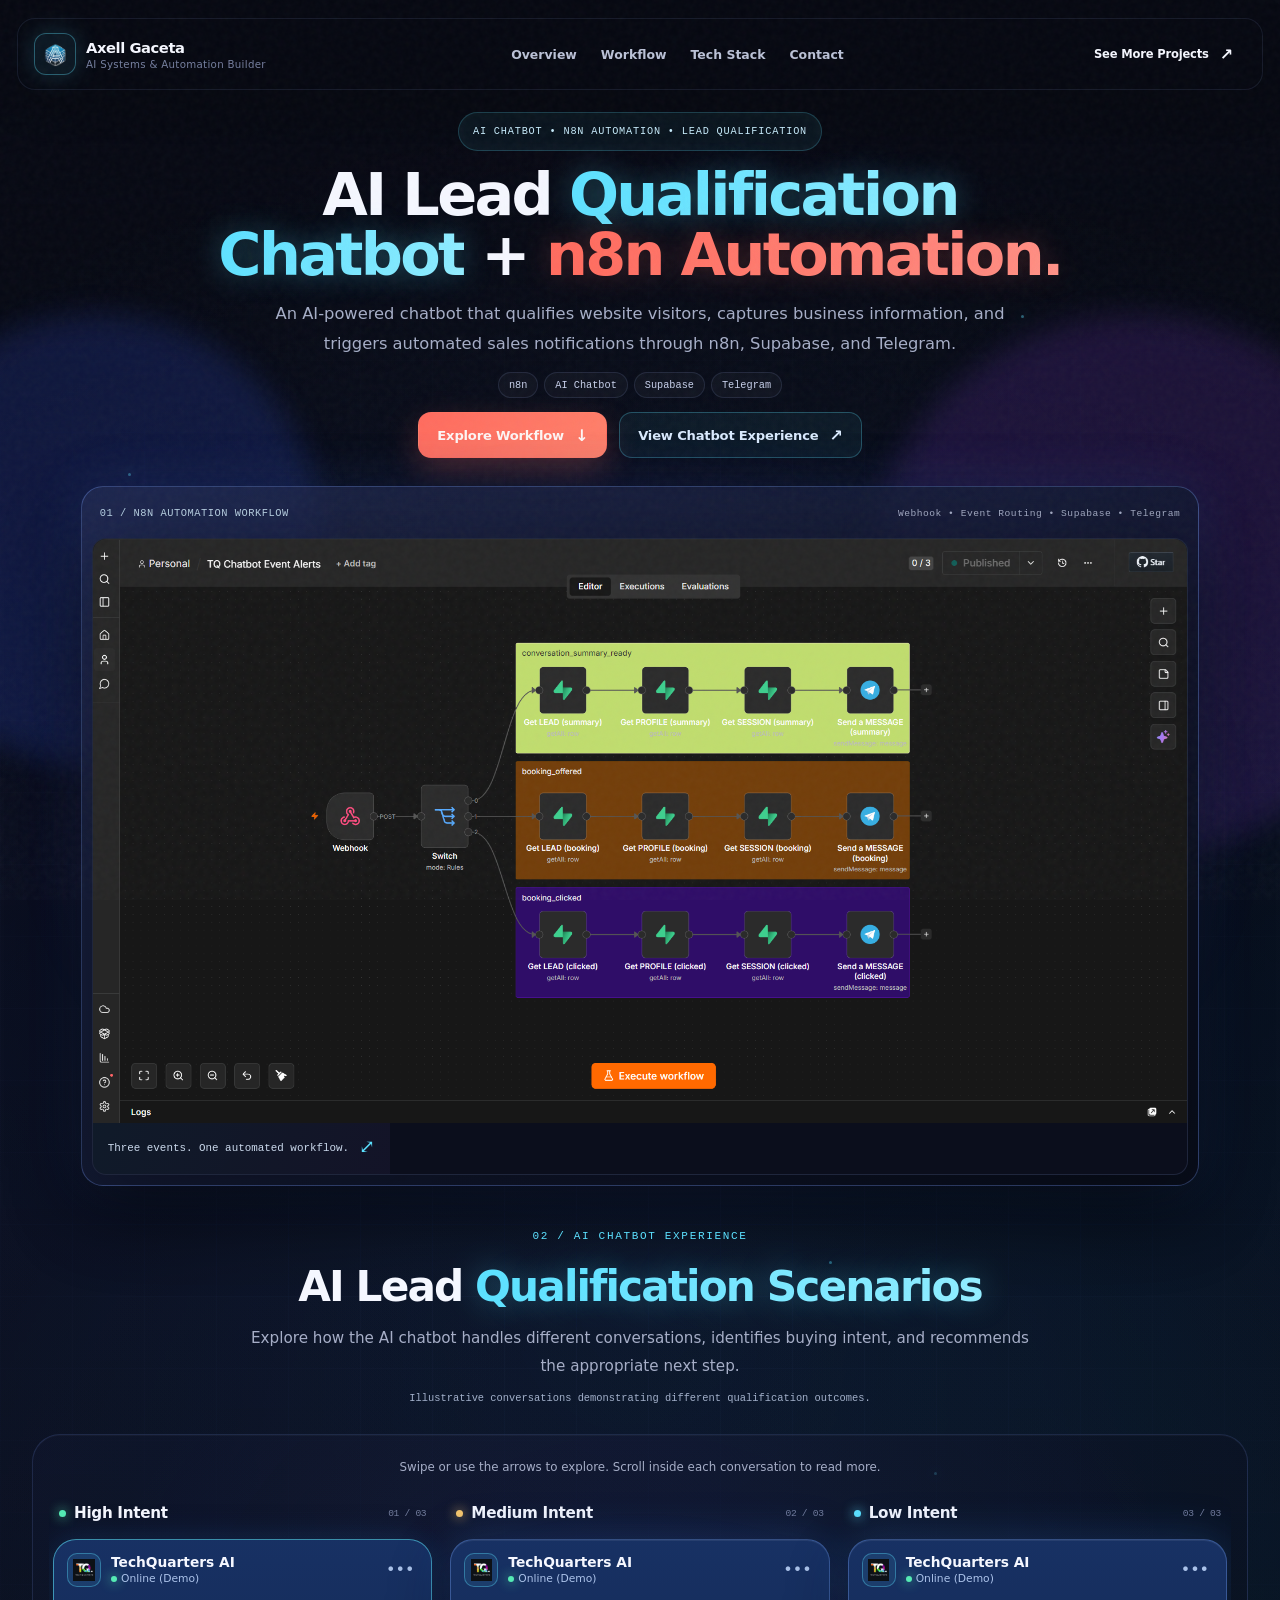
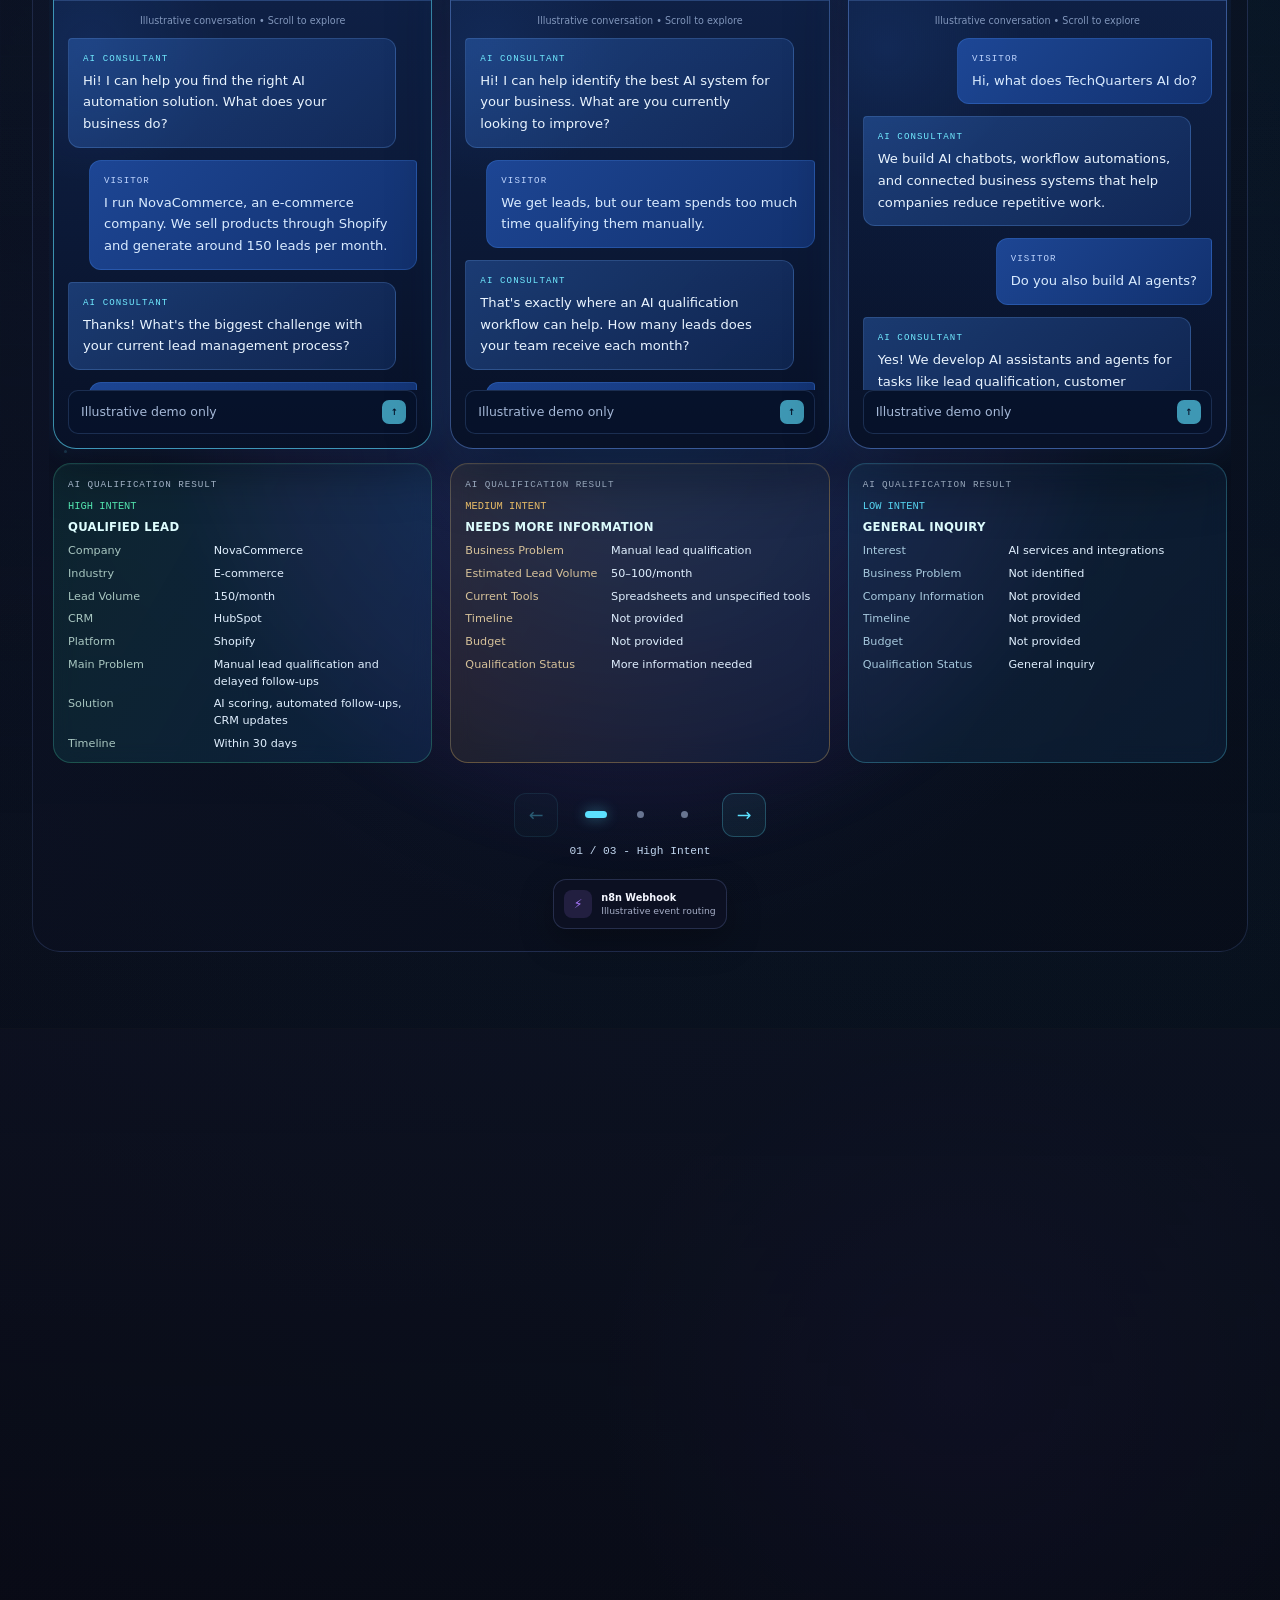
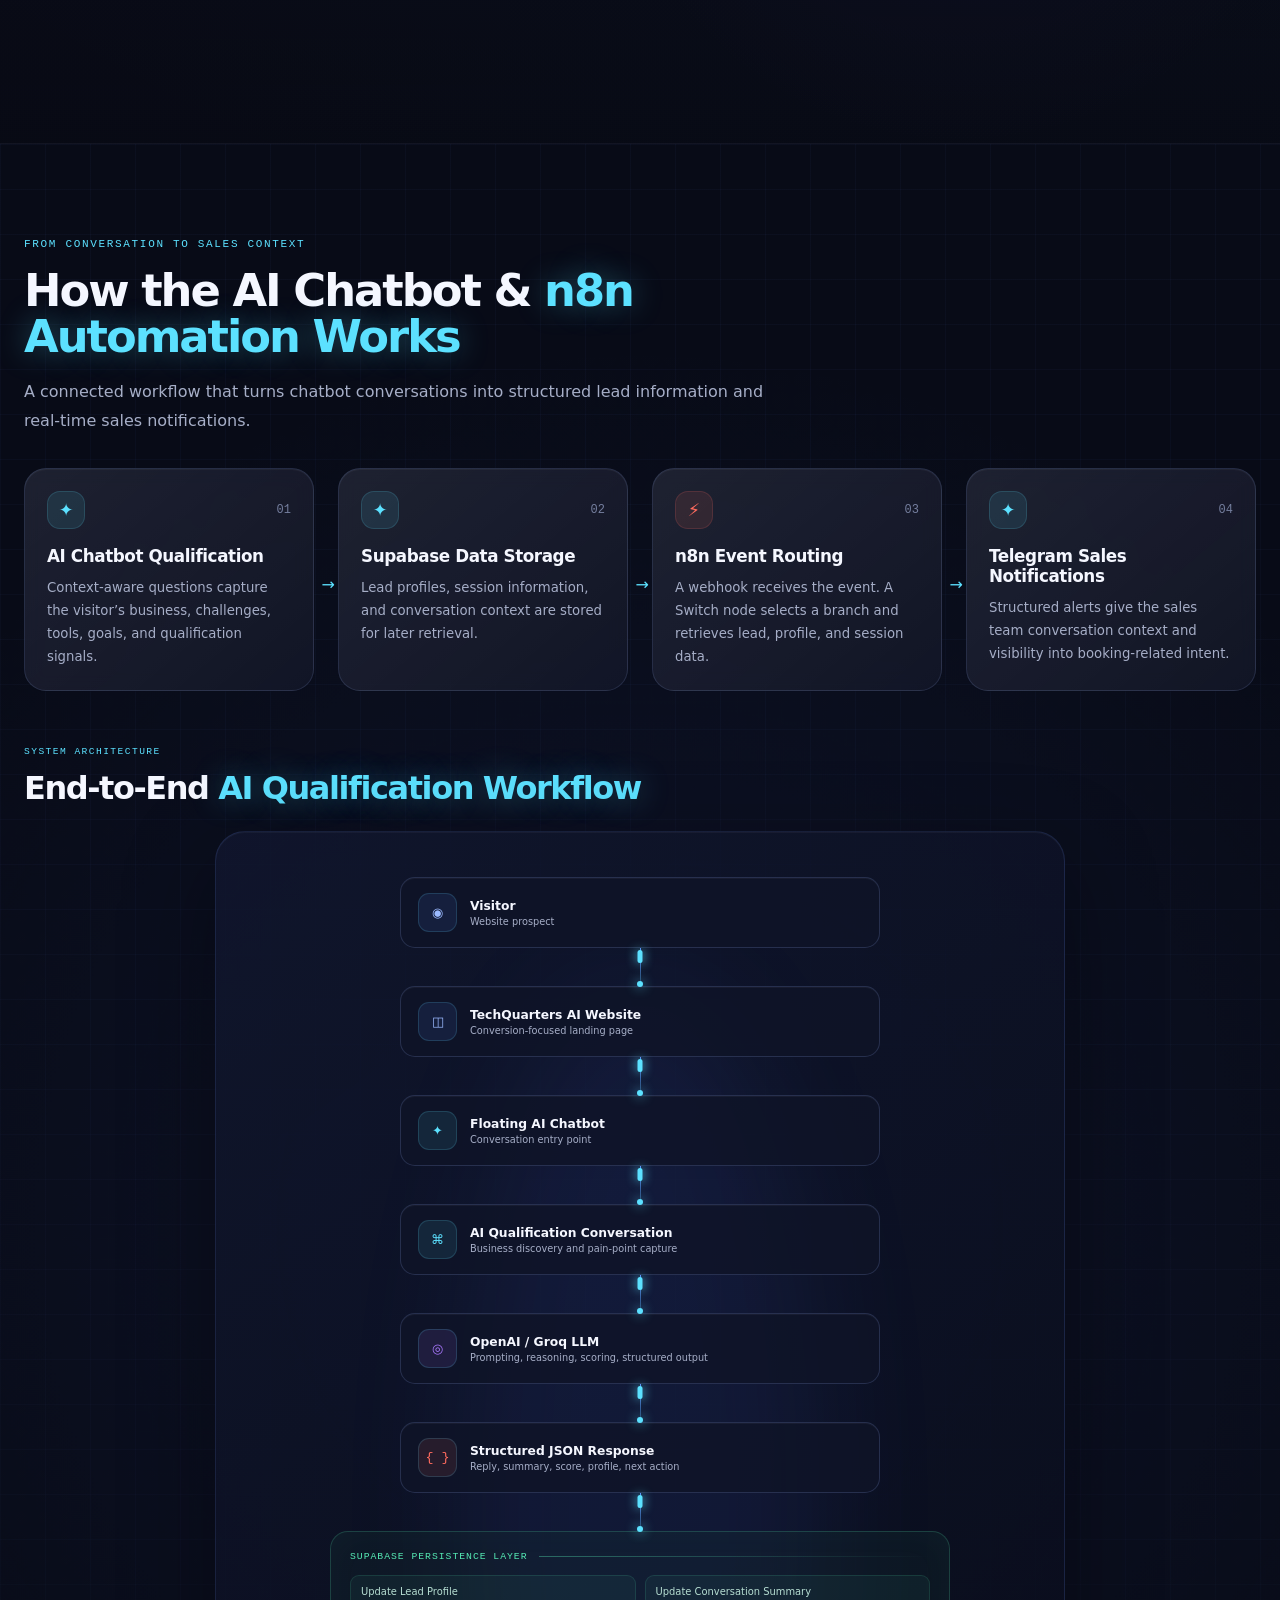
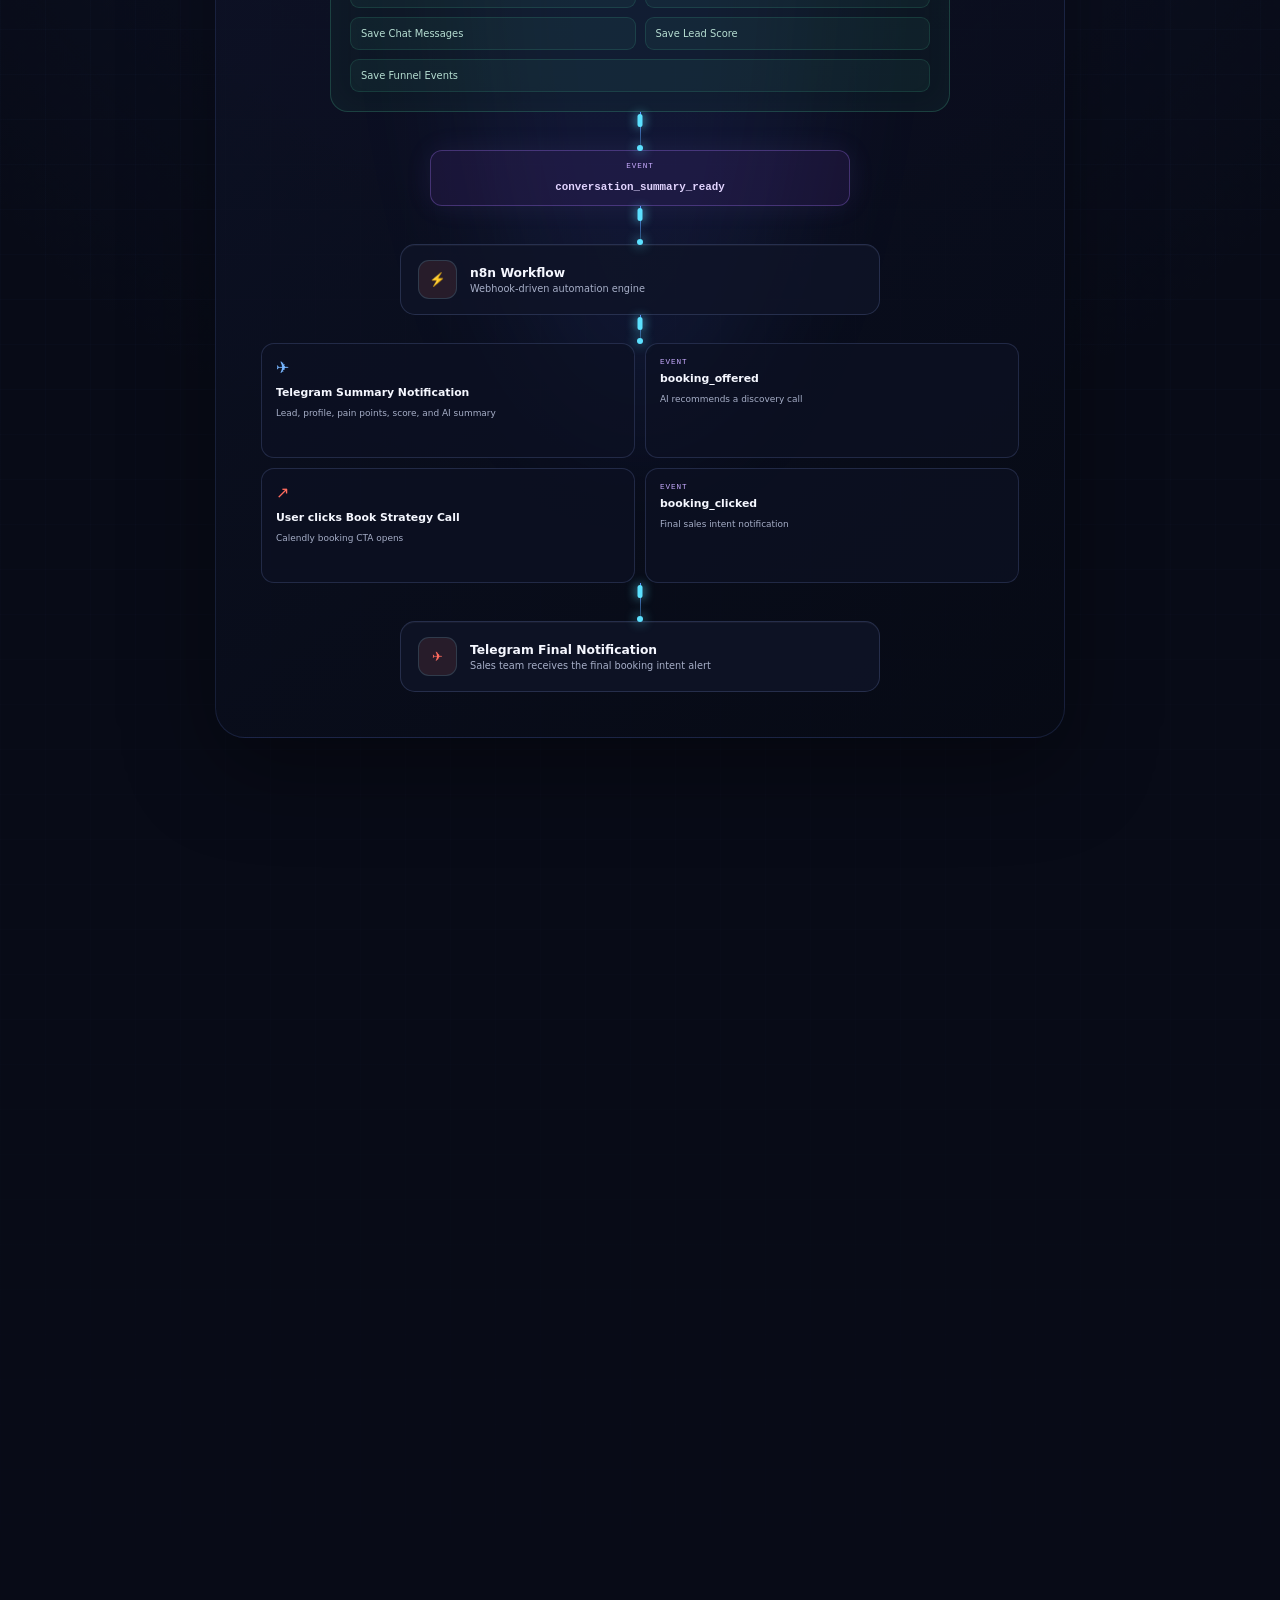
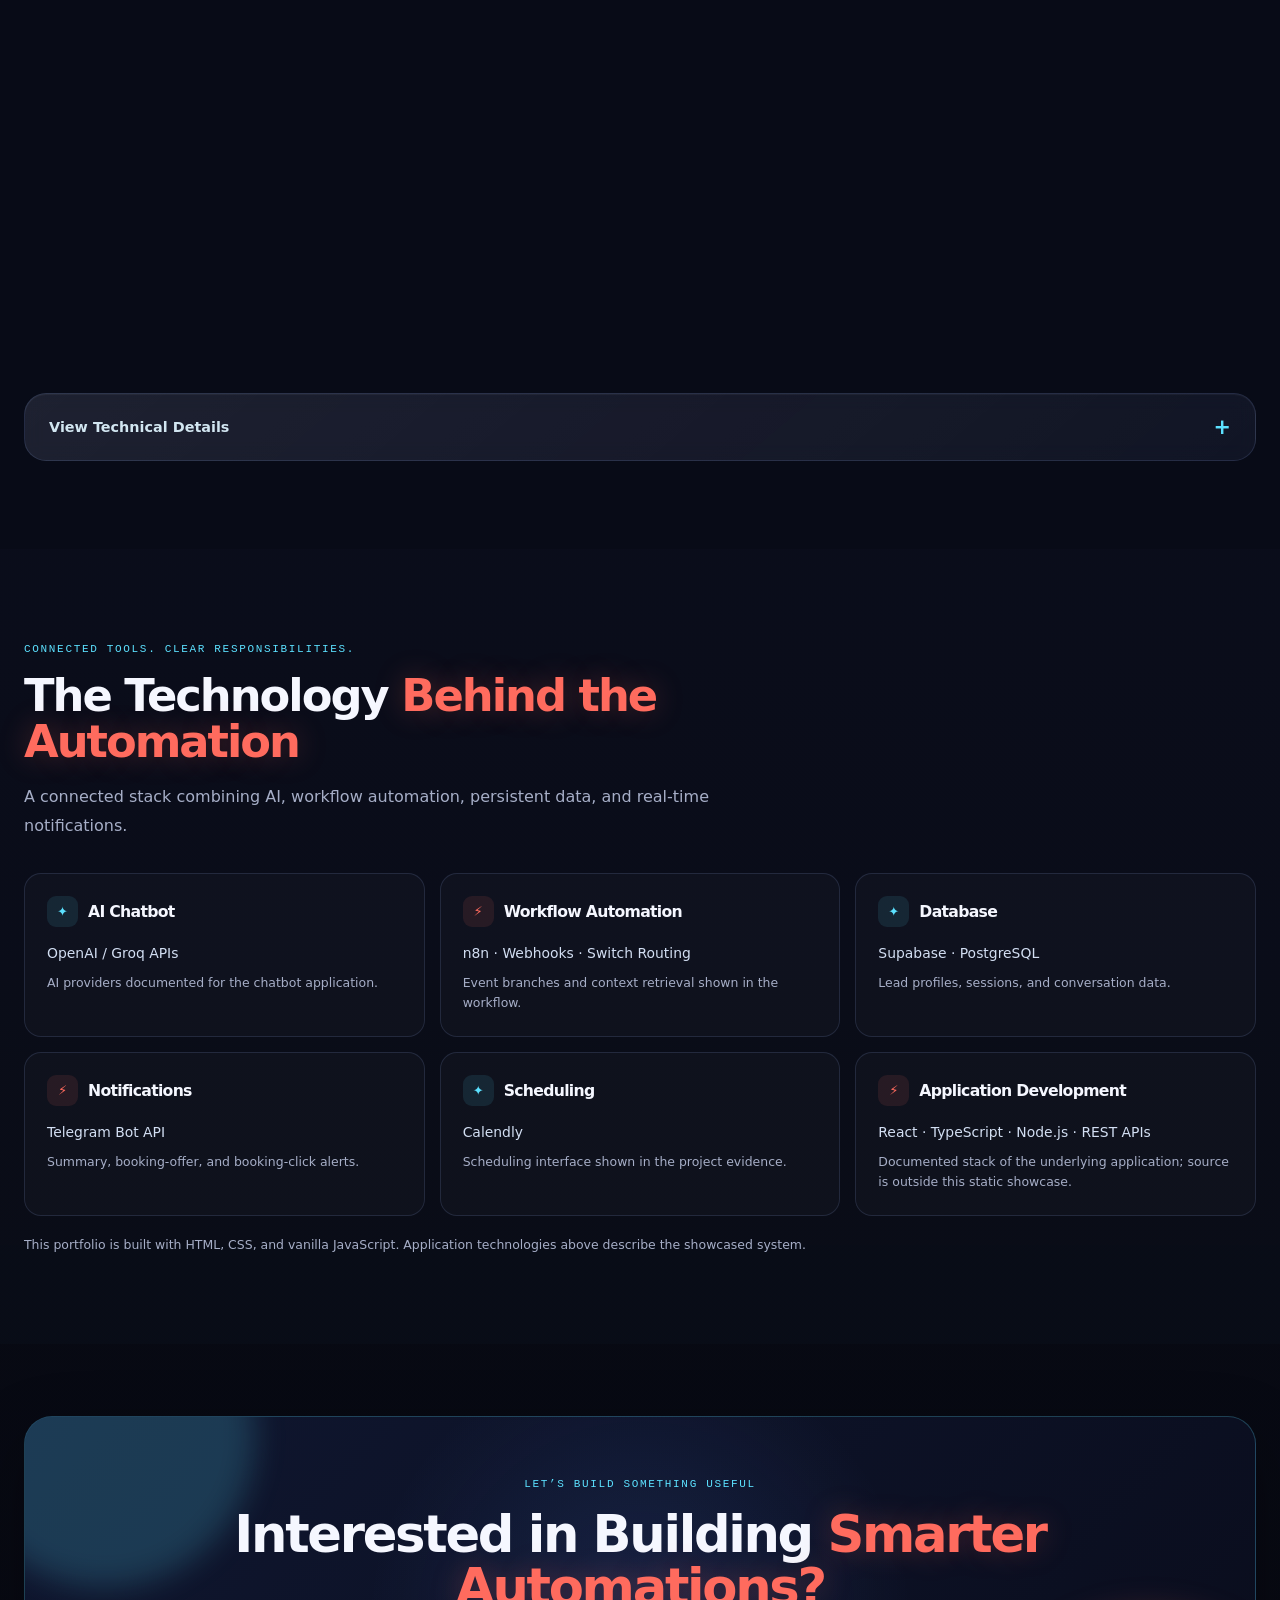
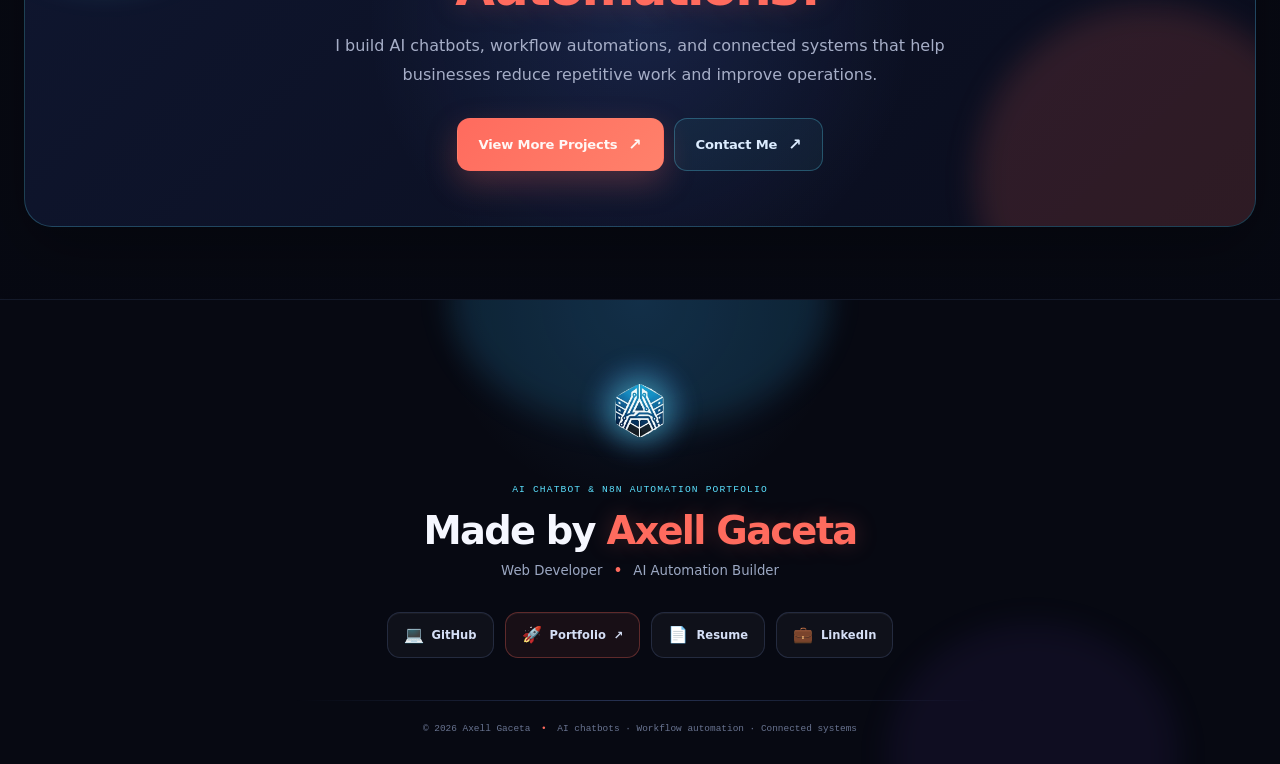
<file: landingpage/index.html>
<!DOCTYPE html>
<html lang="en">
<head>
  <meta charset="UTF-8" />
  <meta name="viewport" content="width=device-width, initial-scale=1.0" />
  <meta
    name="description"
    content="AI chatbot lead qualification, n8n event routing, and Telegram notification outputs. A project by Axell Gaceta."
  />
  <title>AI Chatbot + n8n Automation | Axell Gaceta</title>
  <link rel="icon" type="image/png" href="images/logo.png" />
  <link rel="stylesheet" href="style.css" />
</head>

<body>
  <div class="site-noise"></div>
  <div class="cursor-glow"></div>

  <!-- NAVBAR -->
  <header class="navbar" id="top">
    <a href="#top" class="brand" aria-label="Axell Gaceta home">
      <span class="brand-logo-wrap">
        <img src="images/logo.png" alt="Axell Gaceta logo" class="brand-logo" width="29" height="29" />
      </span>

      <span class="brand-copy">
        <strong>Axell Gaceta</strong>
        <small>AI Systems &amp; Automation Builder</small>
      </span>
    </a>

    <nav class="nav-links" id="navLinks" aria-label="Primary navigation">
      <a href="#overview">Overview</a>
      <a href="#workflow">Workflow</a>
      <a href="#stack">Tech Stack</a>
      <a href="#contact">Contact</a>
    </nav>

    <a
      class="button button-small nav-cta"
      href="https://axell-builds.lovable.app/"
      target="_blank"
      rel="noopener noreferrer"
    >
      See More Projects <span>↗</span>
    </a>

    <button class="menu-toggle" id="menuToggle" aria-label="Open navigation" aria-expanded="false" aria-controls="navLinks">
      <span></span>
      <span></span>
      <span></span>
    </button>
  </header>

  <main>
    <!-- HERO: actual project evidence -->
    <section class="hero" id="overview" aria-labelledby="hero-title">
      <div class="hero-grid" aria-hidden="true"></div>
      <div class="hero-orb orb-one" aria-hidden="true"></div>
      <div class="hero-orb orb-two" aria-hidden="true"></div>
      <div class="hero-orb orb-three" aria-hidden="true"></div>
      <div class="particles" aria-hidden="true">
        <span></span><span></span><span></span><span></span><span></span>
        <span></span><span></span><span></span><span></span><span></span>
      </div>
      <div class="container hero-content">
        <div class="hero-copy reveal">
          <div class="eyebrow">AI CHATBOT &bull; N8N AUTOMATION &bull; LEAD QUALIFICATION</div>
          <h1 id="hero-title">AI Lead <span class="text-cyan">Qualification</span><br /><span class="text-cyan">Chatbot</span> + <span class="text-coral">n8n Automation.</span></h1>
          <p class="hero-description">An AI-powered chatbot that qualifies website visitors, captures business information, and triggers automated sales notifications through n8n, Supabase, and Telegram.</p>
          <div class="tech-pills" aria-label="Primary technologies">
            <span>n8n</span><span>AI Chatbot</span><span>Supabase</span><span>Telegram</span>
          </div>
          <div class="hero-actions">
            <a href="#workflow" class="button button-primary">Explore Workflow <span aria-hidden="true">&darr;</span></a>
            <a href="#chatbot-experience" class="button button-outline">View Chatbot Experience <span aria-hidden="true">&#8599;</span></a>
          </div>
        </div>
        <div class="hero-workflow reveal delay-1">
          <div class="hero-main-glow" aria-hidden="true"></div>
          <div class="hero-panel workflow-panel">
            <div class="panel-heading">
              <span class="panel-kicker">01 / N8N AUTOMATION WORKFLOW</span>
              <span class="panel-tool">Webhook &bull; Event Routing &bull; Supabase &bull; Telegram</span>
            </div>
            <button type="button" class="evidence-shot image-trigger workflow-shot" data-image="images/n8n_workflow_ss.png" data-title="n8n Webhook &amp; Event Routing" aria-label="Enlarge n8n Webhook &amp; Event Routing">
              <img src="images/n8n_workflow_ss.png" alt="n8n webhook and Switch node routing three event branches through Supabase to Telegram" width="1913" height="1021" fetchpriority="high" decoding="async" />
              <span class="shot-caption"><span>Three events. One automated workflow.</span><span class="shot-expand" aria-hidden="true">&#10530;</span></span>
            </button>
          </div>
        </div>
        <div class="chatbot-showcase" id="chatbot-experience" role="region" aria-labelledby="chatbot-title" tabindex="-1">
          <div class="chatbot-intro reveal">
            <div class="section-kicker">02 / AI CHATBOT EXPERIENCE</div>
            <h2 id="chatbot-title">AI Lead <span class="text-cyan">Qualification Scenarios</span></h2>
            <p>Explore how the AI chatbot handles different conversations, identifies buying intent, and recommends the appropriate next step.</p>
            <p class="chatbot-demo-note">Illustrative conversations demonstrating different qualification outcomes.</p>
          </div>
          <div class="chatbot-stage chatbot-carousel reveal" role="region" aria-roledescription="carousel" aria-label="Lead qualification scenarios">
            <div class="chatbot-stage-glow" aria-hidden="true"></div>
            <p class="carousel-hint" id="carousel-help">Swipe or use the arrows to explore. Scroll inside each conversation to read more.</p>
            <div class="carousel-track" id="qualification-track" tabindex="0" aria-label="Qualification scenarios; use Left and Right arrow keys, Home, or End" aria-describedby="carousel-help">
              <article class="scenario-card intent-high is-active" id="scenario-high" data-intent-label="High Intent" role="group" aria-roledescription="slide" aria-label="1 of 3: High Intent">
                <h3 class="scenario-heading"><span class="intent-dot" aria-hidden="true"></span>High Intent<span class="scenario-number">01 / 03</span></h3>
                <div class="chatbot-mockup">
                  <div class="chat-topbar">
                    <div class="bot-avatar"><img src="images/tq_logo.png" width="22" height="22" loading="lazy" alt="" /></div>
                    <div><strong>TechQuarters AI</strong><small><span class="online-dot" aria-hidden="true"></span>Online (Demo)</small></div>
                    <button type="button" disabled aria-label="Chatbot options unavailable in this demo">&bull;&bull;&bull;</button>
                  </div>
                  <div class="chat-window" tabindex="0" role="region" aria-label="High Intent illustrative conversation. Scroll to read all messages.">
                    <div class="chat-time">Illustrative conversation &bull; Scroll to explore</div>
                    <div class="chat-message bot-message"><span class="message-label">AI CONSULTANT</span>Hi! I can help you find the right AI automation solution. What does your business do?</div>
                    <div class="chat-message user-message"><span class="message-label">VISITOR</span>I run NovaCommerce, an e-commerce company. We sell products through Shopify and generate around 150 leads per month.</div>
                    <div class="chat-message bot-message"><span class="message-label">AI CONSULTANT</span>Thanks! What's the biggest challenge with your current lead management process?</div>
                    <div class="chat-message user-message"><span class="message-label">VISITOR</span>Our sales team manually qualifies leads from Facebook Ads and our website. Follow-ups are often delayed, and we're losing potential customers.</div>
                    <div class="chat-message bot-message"><span class="message-label">AI CONSULTANT</span>What tools are you currently using, and what would you like to automate?</div>
                    <div class="chat-message user-message"><span class="message-label">VISITOR</span>We use Shopify and HubSpot. We want AI lead scoring, automated follow-ups, and automatic CRM updates.</div>
                    <div class="chat-message bot-message"><span class="message-label">AI CONSULTANT</span>That sounds like a good fit for an AI-powered lead qualification system. When are you planning to implement this, and do you have a budget range?</div>
                    <div class="chat-message user-message"><span class="message-label">VISITOR</span>We'd like to start within 30 days, with a budget of around $1,000–$2,000 per month.</div>
                    <div class="chat-message bot-message chatbot-closing-message"><span class="message-label">AI CONSULTANT</span><p>Based on your requirements, an AI chatbot connected to HubSpot could help automate lead qualification, scoring, and follow-ups.</p><p>Since you're planning to start within 30 days, I recommend booking a strategy call to discuss the best solution for your business.</p>
                      <button type="button" class="chat-cta chatbot-action-trigger chat-message-action" data-chatbot-action="booking" aria-haspopup="dialog" aria-controls="chatbotActionModal"><span class="chatbot-action-emoji" aria-hidden="true">&#128197;</span>Book a Strategy Call<span aria-hidden="true">&#8599;</span></button>
                    </div>
                  </div>
                  <div class="chat-input">
                    <input type="text" value="Illustrative demo only" disabled aria-label="Demo chat input; not connected to an AI service" />
                    <button type="button" disabled aria-label="Sending is unavailable in this demo">&uarr;</button>
                  </div>
                </div>
                  <div class="qualification-card scenario-result glass-card">
                    <div class="result-body">
                      <span class="qualification-result-label">AI QUALIFICATION RESULT</span>
                      <span class="qualified-pill">HIGH INTENT</span>
                      <strong>QUALIFIED LEAD</strong>
                      <dl class="qualification-fields" tabindex="0" aria-label="High Intent example qualification details">
                        <dt>Company</dt><dd>NovaCommerce</dd>
                        <dt>Industry</dt><dd>E-commerce</dd>
                        <dt>Lead Volume</dt><dd>150/month</dd>
                        <dt>CRM</dt><dd>HubSpot</dd>
                        <dt>Platform</dt><dd>Shopify</dd>
                        <dt>Main Problem</dt><dd>Manual lead qualification and delayed follow-ups</dd>
                        <dt>Solution</dt><dd>AI scoring, automated follow-ups, CRM updates</dd>
                        <dt>Timeline</dt><dd>Within 30 days</dd>
                        <dt>Budget</dt><dd>$1,000–$2,000/month</dd>
                      </dl>
                    </div>
                  </div>
              </article>
              <article class="scenario-card intent-medium" id="scenario-medium" data-intent-label="Medium Intent" role="group" aria-roledescription="slide" aria-label="2 of 3: Medium Intent">
                <h3 class="scenario-heading"><span class="intent-dot" aria-hidden="true"></span>Medium Intent<span class="scenario-number">02 / 03</span></h3>
                <div class="chatbot-mockup">
                  <div class="chat-topbar">
                    <div class="bot-avatar"><img src="images/tq_logo.png" width="22" height="22" loading="lazy" alt="" /></div>
                    <div><strong>TechQuarters AI</strong><small><span class="online-dot" aria-hidden="true"></span>Online (Demo)</small></div>
                    <button type="button" disabled aria-label="Chatbot options unavailable in this demo">&bull;&bull;&bull;</button>
                  </div>
                  <div class="chat-window" tabindex="0" role="region" aria-label="Medium Intent illustrative conversation. Scroll to read all messages.">
                    <div class="chat-time">Illustrative conversation &bull; Scroll to explore</div>
                    <div class="chat-message bot-message"><span class="message-label">AI CONSULTANT</span>Hi! I can help identify the best AI system for your business. What are you currently looking to improve?</div>
                    <div class="chat-message user-message"><span class="message-label">VISITOR</span>We get leads, but our team spends too much time qualifying them manually.</div>
                    <div class="chat-message bot-message"><span class="message-label">AI CONSULTANT</span>That's exactly where an AI qualification workflow can help. How many leads does your team receive each month?</div>
                    <div class="chat-message user-message"><span class="message-label">VISITOR</span>Probably around 50 to 100 leads, depending on the month.</div>
                    <div class="chat-message bot-message"><span class="message-label">AI CONSULTANT</span>Understood. Are you currently using a CRM or any tools to manage those leads?</div>
                    <div class="chat-message user-message"><span class="message-label">VISITOR</span>We use spreadsheets and a few other tools, but we're still exploring automation options.</div>
                    <div class="chat-message bot-message chatbot-closing-message"><span class="message-label">AI CONSULTANT</span><p>AI automation could help organize your leads and reduce manual qualification.</p><p>Since you're still exploring options, feel free to share more details through our contact form so we can better understand your requirements.</p>
                      <button type="button" class="chat-cta chatbot-action-trigger chat-message-action" data-chatbot-action="contact" aria-haspopup="dialog" aria-controls="chatbotActionModal"><span class="chatbot-action-emoji" aria-hidden="true">&#9993;&#65039;</span>Contact Us<span aria-hidden="true">&#8599;</span></button>
                    </div>
                  </div>
                  <div class="chat-input">
                    <input type="text" value="Illustrative demo only" disabled aria-label="Demo chat input; not connected to an AI service" />
                    <button type="button" disabled aria-label="Sending is unavailable in this demo">&uarr;</button>
                  </div>
                </div>
                  <div class="qualification-card scenario-result glass-card">
                    <div class="result-body">
                      <span class="qualification-result-label">AI QUALIFICATION RESULT</span>
                      <span class="qualified-pill">MEDIUM INTENT</span>
                      <strong>NEEDS MORE INFORMATION</strong>
                      <dl class="qualification-fields" tabindex="0" aria-label="Medium Intent example qualification details">
                        <dt>Business Problem</dt><dd>Manual lead qualification</dd>
                        <dt>Estimated Lead Volume</dt><dd>50–100/month</dd>
                        <dt>Current Tools</dt><dd>Spreadsheets and unspecified tools</dd>
                        <dt>Timeline</dt><dd>Not provided</dd>
                        <dt>Budget</dt><dd>Not provided</dd>
                        <dt>Qualification Status</dt><dd>More information needed</dd>
                      </dl>
                    </div>
                  </div>
              </article>
              <article class="scenario-card intent-low" id="scenario-low" data-intent-label="Low Intent" role="group" aria-roledescription="slide" aria-label="3 of 3: Low Intent">
                <h3 class="scenario-heading"><span class="intent-dot" aria-hidden="true"></span>Low Intent<span class="scenario-number">03 / 03</span></h3>
                <div class="chatbot-mockup">
                  <div class="chat-topbar">
                    <div class="bot-avatar"><img src="images/tq_logo.png" width="22" height="22" loading="lazy" alt="" /></div>
                    <div><strong>TechQuarters AI</strong><small><span class="online-dot" aria-hidden="true"></span>Online (Demo)</small></div>
                    <button type="button" disabled aria-label="Chatbot options unavailable in this demo">&bull;&bull;&bull;</button>
                  </div>
                  <div class="chat-window" tabindex="0" role="region" aria-label="Low Intent illustrative conversation. Scroll to read all messages.">
                    <div class="chat-time">Illustrative conversation &bull; Scroll to explore</div>
                    <div class="chat-message user-message"><span class="message-label">VISITOR</span>Hi, what does TechQuarters AI do?</div>
                    <div class="chat-message bot-message"><span class="message-label">AI CONSULTANT</span>We build AI chatbots, workflow automations, and connected business systems that help companies reduce repetitive work.</div>
                    <div class="chat-message user-message"><span class="message-label">VISITOR</span>Do you also build AI agents?</div>
                    <div class="chat-message bot-message"><span class="message-label">AI CONSULTANT</span>Yes! We develop AI assistants and agents for tasks like lead qualification, customer support, reporting, and workflow automation.</div>
                    <div class="chat-message user-message"><span class="message-label">VISITOR</span>Can these work with tools like Google Sheets or a CRM?</div>
                    <div class="chat-message bot-message"><span class="message-label">AI CONSULTANT</span>Yes. Depending on your requirements, we can connect AI systems with tools such as Google Sheets, CRMs, and other business platforms through APIs and automation workflows.</div>
                    <div class="chat-message user-message"><span class="message-label">VISITOR</span>That's interesting. I'm just exploring for now.</div>
                    <div class="chat-message bot-message chatbot-closing-message"><span class="message-label">AI CONSULTANT</span><p>No problem! Feel free to explore our AI and automation services to see what might be useful for your business.</p><p>You can always reach out whenever you're ready to discuss a project.</p>
                      <button type="button" class="chat-cta chatbot-action-trigger chat-message-action" data-chatbot-action="services" aria-haspopup="dialog" aria-controls="chatbotActionModal"><span class="chatbot-action-emoji" aria-hidden="true">&#129517;</span>Explore Services<span aria-hidden="true">&#8599;</span></button>
                    </div>
                  </div>
                  <div class="chat-input">
                    <input type="text" value="Illustrative demo only" disabled aria-label="Demo chat input; not connected to an AI service" />
                    <button type="button" disabled aria-label="Sending is unavailable in this demo">&uarr;</button>
                  </div>
                </div>
                  <div class="qualification-card scenario-result glass-card">
                    <div class="result-body">
                      <span class="qualification-result-label">AI QUALIFICATION RESULT</span>
                      <span class="qualified-pill">LOW INTENT</span>
                      <strong>GENERAL INQUIRY</strong>
                      <dl class="qualification-fields" tabindex="0" aria-label="Low Intent example qualification details">
                        <dt>Interest</dt><dd>AI services and integrations</dd>
                        <dt>Business Problem</dt><dd>Not identified</dd>
                        <dt>Company Information</dt><dd>Not provided</dd>
                        <dt>Timeline</dt><dd>Not provided</dd>
                        <dt>Budget</dt><dd>Not provided</dd>
                        <dt>Qualification Status</dt><dd>General inquiry</dd>
                      </dl>
                    </div>
                  </div>
              </article>
            </div>
            <div class="carousel-navigation">
              <button class="carousel-arrow" id="scenario-prev" type="button" aria-label="Previous qualification scenario" aria-controls="qualification-track" disabled><span aria-hidden="true">&larr;</span></button>
              <div class="carousel-pagination" role="group" aria-label="Choose a qualification scenario">
                <button type="button" class="carousel-dot" data-scenario-target="0" aria-label="Show High Intent scenario" aria-controls="scenario-high" aria-pressed="true"><span aria-hidden="true"></span></button>
                <button type="button" class="carousel-dot" data-scenario-target="1" aria-label="Show Medium Intent scenario" aria-controls="scenario-medium" aria-pressed="false"><span aria-hidden="true"></span></button>
                <button type="button" class="carousel-dot" data-scenario-target="2" aria-label="Show Low Intent scenario" aria-controls="scenario-low" aria-pressed="false"><span aria-hidden="true"></span></button>
              </div>
              <button class="carousel-arrow" id="scenario-next" type="button" aria-label="Next qualification scenario" aria-controls="qualification-track"><span aria-hidden="true">&rarr;</span></button>
            </div>
            <p class="carousel-status" id="scenario-status" role="status" aria-live="polite" aria-atomic="true">01 / 03 &mdash; High Intent</p>
            <div class="floating-card floating-webhook" aria-hidden="true"><span class="mini-icon purple">&#9889;</span><div><strong>n8n Webhook</strong><small>Illustrative event routing</small></div></div>
          </div>
        </div>
      </div>
    </section>

    <!-- PROBLEM & SOLUTION -->
    <section class="section section-dark" aria-labelledby="problem-title">
      <div class="container">
        <div class="section-heading reveal">
          <div class="section-kicker">THE PROBLEM &amp; THE SOLUTION</div>
          <h2 id="problem-title">From Manual Lead Qualification to <span class="text-cyan">Automated Sales Follow-Up</span></h2>
          <p>Website inquiries often require manual qualification, repeated questions, and follow-up before a sales team can identify promising opportunities.</p>
          <p>This project connects an AI chatbot with n8n to capture lead information, summarize conversations, and notify the sales team when meaningful funnel events occur.</p>
        </div>
        <div class="problem-grid">
          <article class="glass-card goal-card reveal">
            <div class="feature-icon icon-coral" aria-hidden="true">&#9889;</div>
            <h3>Manual Lead Qualification</h3>
            <p>Sales teams spend time reviewing inquiries, gathering business details, and identifying which prospects are ready for a conversation.</p>
          </article>
          <article class="glass-card goal-card reveal delay-1">
            <div class="feature-icon icon-cyan" aria-hidden="true">&#10022;</div>
            <h3>AI Chatbot + n8n Automation</h3>
            <p>The chatbot gathers business context, while n8n routes events, retrieves stored lead information, and sends structured notifications through Telegram.</p>
          </article>
        </div>
      </div>
    </section>

    <!-- WORKFLOW: process, independent routes, and output evidence -->
    <section class="section workflow-section" id="workflow" aria-labelledby="workflow-title">
      <div class="workflow-bg-grid" aria-hidden="true"></div>
      <div class="container">
        <div class="section-heading reveal">
          <div class="section-kicker">FROM CONVERSATION TO SALES CONTEXT</div>
          <h2 id="workflow-title">How the AI Chatbot &amp; <span class="text-cyan">n8n Automation Works</span></h2>
          <p>A connected workflow that turns chatbot conversations into structured lead information and real-time sales notifications.</p>
        </div>
        <ol class="process-grid" aria-label="Four-step automation process">
          <li class="glass-card process-step reveal">
            <div class="step-heading"><span class="feature-icon icon-cyan" aria-hidden="true">&#10022;</span><span class="step-number">01</span></div>
            <h3>AI Chatbot Qualification</h3><p>Context-aware questions capture the visitor&#8217;s business, challenges, tools, goals, and qualification signals.</p>
          </li>
          <li class="glass-card process-step reveal delay-1">
            <div class="step-heading"><span class="feature-icon icon-cyan" aria-hidden="true">&#10022;</span><span class="step-number">02</span></div>
            <h3>Supabase Data Storage</h3><p>Lead profiles, session information, and conversation context are stored for later retrieval.</p>
          </li>
          <li class="glass-card process-step reveal">
            <div class="step-heading"><span class="feature-icon icon-coral" aria-hidden="true">&#9889;</span><span class="step-number">03</span></div>
            <h3>n8n Event Routing</h3><p>A webhook receives the event. A Switch node selects a branch and retrieves lead, profile, and session data.</p>
          </li>
          <li class="glass-card process-step reveal delay-1">
            <div class="step-heading"><span class="feature-icon icon-cyan" aria-hidden="true">&#10022;</span><span class="step-number">04</span></div>
            <h3>Telegram Sales Notifications</h3><p>Structured alerts give the sales team conversation context and visibility into booking-related intent.</p>
          </li>
        </ol>

        <!-- Original System Architecture, restored from Git. -->
        <div class="workflow-subheading reveal">
          <div class="section-kicker">SYSTEM ARCHITECTURE</div>
          <h3>End-to-End <span class="text-cyan">AI Qualification Workflow</span></h3>
        </div>
        <div class="workflow-map reveal" id="architecture">
          <div class="workflow-lane">
            <div class="architecture-node node-visitor">
              <span class="node-icon">◉</span>
              <div>
                <strong>Visitor</strong>
                <small>Website prospect</small>
              </div>
            </div>

            <div class="workflow-connector"><span></span></div>

            <div class="architecture-node node-website">
              <span class="node-icon">◫</span>
              <div>
                <strong>TechQuarters AI Website</strong>
                <small>Conversion-focused landing page</small>
              </div>
            </div>

            <div class="workflow-connector"><span></span></div>

            <div class="architecture-node node-chatbot">
              <span class="node-icon">✦</span>
              <div>
                <strong>Floating AI Chatbot</strong>
                <small>Conversation entry point</small>
              </div>
            </div>

            <div class="workflow-connector"><span></span></div>

            <div class="architecture-node node-conversation">
              <span class="node-icon">⌘</span>
              <div>
                <strong>AI Qualification Conversation</strong>
                <small>Business discovery and pain-point capture</small>
              </div>
            </div>

            <div class="workflow-connector"><span></span></div>

            <div class="architecture-node node-llm">
              <span class="node-icon">◎</span>
              <div>
                <strong>OpenAI / Groq LLM</strong>
                <small>Prompting, reasoning, scoring, structured output</small>
              </div>
            </div>

            <div class="workflow-connector"><span></span></div>

            <div class="architecture-node node-json">
              <span class="node-icon">{ }</span>
              <div>
                <strong>Structured JSON Response</strong>
                <small>Reply, summary, score, profile, next action</small>
              </div>
            </div>

            <div class="workflow-connector"><span></span></div>

            <div class="database-cluster">
              <div class="cluster-title">
                <span>SUPABASE PERSISTENCE LAYER</span>
                <i></i>
              </div>

              <div class="database-grid">
                <div class="database-card">Update Lead Profile</div>
                <div class="database-card">Update Conversation Summary</div>
                <div class="database-card">Save Chat Messages</div>
                <div class="database-card">Save Lead Score</div>
                <div class="database-card">Save Funnel Events</div>
              </div>
            </div>

            <div class="workflow-connector"><span></span></div>

            <div class="event-node">
              <span class="event-badge">EVENT</span>
              <strong>conversation_summary_ready</strong>
            </div>

            <div class="workflow-connector"><span></span></div>

            <div class="architecture-node node-n8n">
              <span class="node-icon">⚡</span>
              <div>
                <strong>n8n Workflow</strong>
                <small>Webhook-driven automation engine</small>
              </div>
            </div>

            <div class="workflow-connector split-connector"><span></span></div>

            <div class="event-result-grid">
              <div class="event-result">
                <span class="result-icon">✈</span>
                <strong>Telegram Summary Notification</strong>
                <small>Lead, profile, pain points, score, and AI summary</small>
              </div>

              <div class="event-result">
                <span class="event-badge">EVENT</span>
                <strong>booking_offered</strong>
                <small>AI recommends a discovery call</small>
              </div>

              <div class="event-result">
                <span class="result-icon coral">↗</span>
                <strong>User clicks Book Strategy Call</strong>
                <small>Calendly booking CTA opens</small>
              </div>

              <div class="event-result">
                <span class="event-badge">EVENT</span>
                <strong>booking_clicked</strong>
                <small>Final sales intent notification</small>
              </div>
            </div>

            <div class="workflow-connector"><span></span></div>

            <div class="architecture-node node-final">
              <span class="node-icon">✈</span>
              <div>
                <strong>Telegram Final Notification</strong>
                <small>Sales team receives the final booking intent alert</small>
              </div>
            </div>
          </div>
        </div>

        <div class="workflow-subheading reveal">
          <div class="section-kicker">WEBHOOK &rarr; SWITCH &rarr; SUPABASE &rarr; TELEGRAM</div>
          <h3>Three Events. <span class="text-coral">One Automated Workflow.</span></h3>
          <p>The webhook and Switch node route each event independently to its matching notification branch.</p>
        </div>
        <div class="event-grid">
          <article class="glass-card event-card reveal"><span class="event-index" aria-hidden="true">&#8599; / 01</span><h4>Conversation Summary Ready</h4><code>conversation_summary_ready</code><p>Retrieves lead context and sends a Telegram notification when a conversation summary is ready.</p></article>
          <article class="glass-card event-card reveal delay-1"><span class="event-index" aria-hidden="true">&#8599; / 02</span><h4>Booking Offered</h4><code>booking_offered</code><p>Routes the discovery-call recommendation event to a booking-offer notification.</p></article>
          <article class="glass-card event-card reveal delay-1"><span class="event-index" aria-hidden="true">&#8599; / 03</span><h4>Booking Clicked</h4><code>booking_clicked</code><p>Sends a booking-intent notification when the visitor clicks the booking CTA.</p></article>
        </div>
        <p class="event-note reveal">A booking click signals intent; it does not confirm a completed appointment.</p>
        <div class="workflow-subheading reveal">
          <div class="section-kicker">THE AUTOMATION IN ACTION</div>
          <h3>Real Automation Outputs</h3>
          <p>Examples of the Telegram notifications generated for conversation summaries, booking offers, and booking-link clicks.</p>
        </div>
        <div class="output-grid">
          <div class="reveal">
            <button type="button" class="evidence-shot image-trigger" data-image="images/tg_convo_summary.png" data-title="Conversation Summary" aria-label="Enlarge Conversation Summary">
              <img src="images/tg_convo_summary.png" alt="Conversation Summary" width="923" height="1018" loading="lazy" decoding="async" />
              <span class="shot-caption"><span>Conversation Summary</span><span class="shot-expand" aria-hidden="true">&#10530;</span></span>
            </button></div>
          <div class="reveal delay-1">
            <button type="button" class="evidence-shot image-trigger" data-image="images/tg_booking_offered.png" data-title="Booking Offered" aria-label="Enlarge Booking Offered">
              <img src="images/tg_booking_offered.png" alt="Booking Offered" width="855" height="1012" loading="lazy" decoding="async" />
              <span class="shot-caption"><span>Booking Offered</span><span class="shot-expand" aria-hidden="true">&#10530;</span></span>
            </button></div>
          <div class="reveal delay-2">
            <button type="button" class="evidence-shot image-trigger" data-image="images/tg_booking_link_clicked.png" data-title="Booking Link Clicked" aria-label="Enlarge Booking Link Clicked">
              <img src="images/tg_booking_link_clicked.png" alt="Booking Link Clicked" width="687" height="985" loading="lazy" decoding="async" />
              <span class="shot-caption"><span>Booking Link Clicked</span><span class="shot-expand" aria-hidden="true">&#10530;</span></span>
            </button></div>
        </div>
        <details class="technical-details glass-card">
          <summary>View Technical Details <span aria-hidden="true">+</span></summary>
          <div class="technical-content">
            <p>Supporting project captures: stored lead-profile records and the Calendly scheduling interface. The workflow canvas shows Supabase retrieval and Telegram delivery; scheduling is presented separately.</p>
            <p class="table-list"><strong>Visible database tables:</strong> <code>leads</code>, <code>lead_profiles</code>, <code>chat_sessions</code>, <code>chat_messages</code>, <code>scoring_signals</code>, <code>funnel_events</code>, <code>booking_events</code>, <code>tenants</code>.</p>
            <div class="technical-grid">

            <button type="button" class="evidence-shot image-trigger" data-image="images/supabase_records.png" data-title="Supabase Lead Profile Records" aria-label="Enlarge Supabase Lead Profile Records">
              <img src="images/supabase_records.png" alt="Supabase Lead Profile Records" width="1005" height="816" loading="lazy" decoding="async" />
              <span class="shot-caption"><span>Supabase Lead Profile Records</span><span class="shot-expand" aria-hidden="true">&#10530;</span></span>
            </button>

            <button type="button" class="evidence-shot image-trigger" data-image="images/calendly_calendar.png" data-title="Calendly Scheduling Interface" aria-label="Enlarge Calendly Scheduling Interface">
              <img src="images/calendly_calendar.png" alt="Calendly Scheduling Interface" width="1380" height="914" loading="lazy" decoding="async" />
              <span class="shot-caption"><span>Calendly Scheduling Interface</span><span class="shot-expand" aria-hidden="true">&#10530;</span></span>
            </button>
            </div>
          </div>
        </details>
      </div>
    </section>

    <!-- TECHNOLOGY STACK -->
    <section class="section stack-section" id="stack" aria-labelledby="stack-title">
      <div class="container">
        <div class="section-heading reveal">
          <div class="section-kicker">CONNECTED TOOLS. CLEAR RESPONSIBILITIES.</div>
          <h2 id="stack-title">The Technology <span class="text-coral">Behind the Automation</span></h2>
          <p>A connected stack combining AI, workflow automation, persistent data, and real-time notifications.</p>
        </div>
        <div class="stack-grid">
          <article class="stack-category reveal"><div class="stack-title"><span class="stack-icon cyan" aria-hidden="true">&#10022;</span><h3>AI Chatbot</h3></div><p class="stack-tools">OpenAI / Groq APIs</p><p class="stack-context">AI providers documented for the chatbot application.</p></article>
          <article class="stack-category reveal delay-1"><div class="stack-title"><span class="stack-icon coral" aria-hidden="true">&#9889;</span><h3>Workflow Automation</h3></div><p class="stack-tools">n8n &middot; Webhooks &middot; Switch Routing</p><p class="stack-context">Event branches and context retrieval shown in the workflow.</p></article>
          <article class="stack-category reveal"><div class="stack-title"><span class="stack-icon cyan" aria-hidden="true">&#10022;</span><h3>Database</h3></div><p class="stack-tools">Supabase &middot; PostgreSQL</p><p class="stack-context">Lead profiles, sessions, and conversation data.</p></article>
          <article class="stack-category reveal delay-1"><div class="stack-title"><span class="stack-icon coral" aria-hidden="true">&#9889;</span><h3>Notifications</h3></div><p class="stack-tools">Telegram Bot API</p><p class="stack-context">Summary, booking-offer, and booking-click alerts.</p></article>
          <article class="stack-category reveal"><div class="stack-title"><span class="stack-icon cyan" aria-hidden="true">&#10022;</span><h3>Scheduling</h3></div><p class="stack-tools">Calendly</p><p class="stack-context">Scheduling interface shown in the project evidence.</p></article>
          <article class="stack-category reveal delay-1"><div class="stack-title"><span class="stack-icon coral" aria-hidden="true">&#9889;</span><h3>Application Development</h3></div><p class="stack-tools">React &middot; TypeScript &middot; Node.js &middot; REST APIs</p><p class="stack-context">Documented stack of the underlying application; source is outside this static showcase.</p></article>
        </div>
        <p class="stack-footnote">This portfolio is built with HTML, CSS, and vanilla JavaScript. Application technologies above describe the showcased system.</p>
      </div>
    </section>

    <!-- FINAL CTA -->
    <section class="section final-cta-section" id="contact" aria-labelledby="contact-title">
      <div class="container final-cta reveal">
        <div class="cta-glow cta-glow-one" aria-hidden="true"></div>
        <div class="cta-glow cta-glow-two" aria-hidden="true"></div>
        <div class="section-kicker">LET&#8217;S BUILD SOMETHING USEFUL</div>
        <h2 id="contact-title">Interested in Building <span class="text-coral">Smarter Automations?</span></h2>
        <p>I build AI chatbots, workflow automations, and connected systems that help businesses reduce repetitive work and improve operations.</p>
        <div class="hero-actions">
          <a href="https://axell-builds.lovable.app/" target="_blank" rel="noopener noreferrer" class="button button-primary">View More Projects <span aria-hidden="true">&#8599;</span></a>
          <a href="mailto:gacetaaxell@gmail.com" class="button button-outline">Contact Me <span aria-hidden="true">&#8599;</span></a>
        </div>
      </div>
    </section>
  </main>

  <!-- FOOTER -->
  <footer class="footer">
    <div class="footer-glow footer-glow-one"></div>
    <div class="footer-glow footer-glow-two"></div>

    <div class="container footer-content reveal">
      <div class="footer-logo-wrap">
        <div class="footer-logo-glow"></div>
        <img src="images/logo.png" alt="Axell Gaceta logo" class="footer-logo" width="72" height="72" loading="lazy" decoding="async" />
      </div>

      <p class="section-kicker footer-eyebrow">AI CHATBOT &amp; N8N AUTOMATION PORTFOLIO</p>
      <h2>Made by <span>Axell Gaceta</span></h2>
      <p class="footer-subtitle">Web Developer <b>•</b> AI Automation Builder</p>

      <div class="footer-buttons">
        <a href="https://github.com/axellgaceta21" target="_blank" rel="noopener noreferrer"><span class="footer-button-emoji" aria-hidden="true">&#128187;</span> GitHub</a>
        <a class="footer-primary" href="https://axell-builds.lovable.app/" target="_blank" rel="noopener noreferrer"><span class="footer-button-emoji" aria-hidden="true">&#128640;</span> Portfolio <span aria-hidden="true">&#8599;</span></a>
        <a href="https://drive.google.com/file/d/1KCkvbanLu4UV6E7QBP6FY8yVaKPkto5I/view?usp=sharing" target="_blank" rel="noopener noreferrer"><span class="footer-button-emoji" aria-hidden="true">&#128196;</span> Resume</a>
        <a href="https://www.linkedin.com/in/axellgaceta21/" target="_blank" rel="noopener noreferrer"><span class="footer-button-emoji" aria-hidden="true">&#128188;</span> LinkedIn</a>
      </div>

      <div class="footer-line"></div>

      <p class="copyright">
        © 2026 Axell Gaceta <span>•</span>
        AI chatbots &middot; Workflow automation &middot; Connected systems
      </p>
    </div>
  </footer>

  <!-- IMAGE MODAL -->
  <div
    class="image-modal"
    id="imageModal"
    aria-hidden="true"
    role="dialog"
    aria-modal="true"
    aria-labelledby="modalTitle"
    inert
  >
    <button class="modal-close" id="modalClose" aria-label="Close image viewer">×</button>

    <div class="modal-content">
      <div class="modal-toolbar">
        <p id="modalTitle">Project Screenshot</p>
        <a id="modalOriginal" target="_blank" rel="noopener noreferrer">Open original image <span aria-hidden="true">&#8599;</span></a>
      </div>
      <img id="modalImage" alt="" />
    </div>
  </div>

  <!-- One reusable explanation dialog for the illustrative chatbot actions. -->
  <dialog id="chatbotActionModal" class="chatbot-action-modal" aria-modal="true" aria-labelledby="chatbot-action-title" aria-describedby="chatbot-action-message chatbot-action-disclaimer">
    <div class="chatbot-action-panel">
      <div class="chatbot-action-header">
        <span id="chatbot-action-icon" class="chatbot-action-icon" aria-hidden="true"></span>
        <div class="chatbot-action-heading"><span class="section-kicker">PORTFOLIO DEMONSTRATION</span><h2 id="chatbot-action-title"></h2></div>
        <button id="chatbot-action-close" class="chatbot-action-close" type="button" aria-label="Close action explanation">&times;</button>
      </div>
      <div class="chatbot-action-body">
        <p id="chatbot-action-message"></p>
        <ol id="chatbot-action-flow" class="chatbot-action-flow" aria-label="Illustrated live-system journey"></ol>
        <p id="chatbot-action-explanation"></p>
        <p id="chatbot-action-distinction" class="chatbot-action-distinction" hidden></p>
        <p id="chatbot-action-disclaimer" class="chatbot-action-disclaimer"></p>
        <section class="chatbot-screenshot-section" aria-labelledby="chatbot-preview-title">
          <h3 id="chatbot-preview-title" class="section-kicker"></h3>
          <p id="chatbot-preview-description"></p>
          <p id="chatbot-preview-helper" class="chatbot-preview-helper" hidden>Scroll inside the preview to explore the full screenshot.</p>
          <div id="chatbot-screenshot-preview" class="popup-screenshot-preview" tabindex="0" role="region" aria-labelledby="chatbot-preview-title" aria-describedby="chatbot-preview-description">
            <img id="chatbot-preview-image" alt="" decoding="async" />
          </div>
        </section>
      </div>
      <div class="chatbot-action-footer"><button id="chatbot-action-confirm" class="button button-primary" type="button">Got It</button></div>
    </div>
  </dialog>

  <script>
    const menuToggle = document.getElementById("menuToggle");
    const navLinks = document.getElementById("navLinks");
    const navbar = document.querySelector(".navbar");
    const desktopNavigation = window.matchMedia("(min-width: 1021px)");

    function setMenu(open) {
      navLinks.classList.toggle("active", open);
      menuToggle.classList.toggle("active", open);
      menuToggle.setAttribute("aria-expanded", String(open));
      menuToggle.setAttribute("aria-label", open ? "Close navigation" : "Open navigation");
      document.body.classList.toggle("menu-open", open);
    }
    menuToggle.addEventListener("click", () => setMenu(menuToggle.getAttribute("aria-expanded") !== "true"));
    navLinks.querySelectorAll("a").forEach((link) => link.addEventListener("click", () => setMenu(false)));
    document.addEventListener("click", (event) => {
      if (!navbar.contains(event.target)) setMenu(false);
    });
    desktopNavigation.addEventListener("change", () => setMenu(false));
    const updateNavbar = () => navbar.classList.toggle("scrolled", window.scrollY > 20);
    window.addEventListener("scroll", updateNavbar, { passive: true });
    updateNavbar();

    const revealElements = document.querySelectorAll(".reveal");
    if ("IntersectionObserver" in window) {
      const revealObserver = new IntersectionObserver((entries, observer) => {
        entries.forEach((entry) => {
          if (entry.isIntersecting) {
            entry.target.classList.add("visible");
            observer.unobserve(entry.target);
          }
        });
      }, { threshold: 0.12 });
      revealElements.forEach((element) => revealObserver.observe(element));
    } else {
      revealElements.forEach((element) => element.classList.add("visible"));
    }

    const modal = document.getElementById("imageModal");
    const modalImage = document.getElementById("modalImage");
    const modalTitle = document.getElementById("modalTitle");
    const modalClose = document.getElementById("modalClose");
    const modalOriginal = document.getElementById("modalOriginal");
    const backgroundRegions = [navbar, document.querySelector("main"), document.querySelector("footer")];
    let originalTrigger = null;

    document.querySelectorAll(".image-trigger").forEach((trigger) => {
      trigger.addEventListener("click", () => {
        originalTrigger = trigger;
        setMenu(false);
        modalImage.src = trigger.dataset.image;
        modalImage.alt = trigger.dataset.title;
        modalTitle.textContent = trigger.dataset.title;
        modalOriginal.href = trigger.dataset.image;
        modal.inert = false;
        modal.classList.add("active");
        modal.setAttribute("aria-hidden", "false");
        document.body.classList.add("modal-open");
        backgroundRegions.forEach((region) => { region.inert = true; });
        modalClose.focus({ preventScroll: true });
      });
    });

    function closeModal() {
      if (!modal.classList.contains("active")) return;
      modal.classList.remove("active");
      document.body.classList.remove("modal-open");
      backgroundRegions.forEach((region) => { region.inert = false; });
      originalTrigger?.focus({ preventScroll: true });
      modal.setAttribute("aria-hidden", "true");
      modal.inert = true;
    }
    modalClose.addEventListener("click", closeModal);
    modal.addEventListener("click", (event) => {
      if (event.target === modal) closeModal();
    });
    document.addEventListener("keydown", (event) => {
      if (modal.classList.contains("active")) {
        if (event.key === "Escape") { event.preventDefault(); closeModal(); }
        if (event.key === "Tab") {
          const first = modalClose;
          const last = modalOriginal;
          if (event.shiftKey && document.activeElement === first) { event.preventDefault(); last.focus(); }
          else if (!event.shiftKey && document.activeElement === last) { event.preventDefault(); first.focus(); }
        }
      } else if (event.key === "Escape" && menuToggle.getAttribute("aria-expanded") === "true") {
        setMenu(false);
        menuToggle.focus();
      }
    });

    const cursorGlow = document.querySelector(".cursor-glow");
    window.addEventListener("pointermove", (event) => {
      cursorGlow.style.left = event.clientX + "px";
      cursorGlow.style.top = event.clientY + "px";
    }, { passive: true });

    // Manual-only scenario carousel: native touch scrolling, keyboard, and controls.
    (() => {
      const carousel = document.querySelector(".chatbot-carousel");
      if (!carousel) return;
      const track = document.getElementById("qualification-track");
      const cards = Array.from(track.querySelectorAll(".scenario-card"));
      const dots = Array.from(carousel.querySelectorAll("[data-scenario-target]"));
      const previous = document.getElementById("scenario-prev");
      const next = document.getElementById("scenario-next");
      const status = document.getElementById("scenario-status");
      const reducedMotion = window.matchMedia("(prefers-reduced-motion: reduce)");
      let active = 0;
      let scrollFrame = null;

      function setActive(index) {
        active = Math.max(0, Math.min(cards.length - 1, index));
        cards.forEach((card, i) => card.classList.toggle("is-active", i === active));
        dots.forEach((dot, i) => dot.setAttribute("aria-pressed", String(i === active)));
        previous.disabled = active === 0;
        next.disabled = active === cards.length - 1;
        const label = String(active + 1).padStart(2, "0") + " / 03 - " + cards[active].dataset.intentLabel;
        if (status.textContent !== label) status.textContent = label;
      }
      function goTo(index, animate = true) {
        setActive(index);
        const maxScroll = Math.max(0, track.scrollWidth - track.clientWidth);
        track.scrollTo({
          left: maxScroll * active / (cards.length - 1),
          behavior: animate && !reducedMotion.matches ? "smooth" : "auto"
        });
      }
      previous.addEventListener("click", () => goTo(active - 1));
      next.addEventListener("click", () => goTo(active + 1));
      dots.forEach((dot) => dot.addEventListener("click", () => goTo(Number(dot.dataset.scenarioTarget))));
      track.addEventListener("keydown", (event) => {
        if (event.target !== track) return;
        const targets = { ArrowLeft: active - 1, ArrowRight: active + 1, Home: 0, End: cards.length - 1 };
        if (!(event.key in targets)) return;
        event.preventDefault();
        goTo(targets[event.key]);
      });
      track.addEventListener("focusin", (event) => {
        const card = event.target.closest(".scenario-card");
        const index = cards.indexOf(card);
        if (index !== -1) setActive(index);
      });
      track.addEventListener("scroll", () => {
        if (scrollFrame !== null) return;
        scrollFrame = window.requestAnimationFrame(() => {
          scrollFrame = null;
          const maxScroll = track.scrollWidth - track.clientWidth;
          if (maxScroll > 1) setActive(Math.round(Math.max(0, Math.min(1, track.scrollLeft / maxScroll)) * (cards.length - 1)));
        });
      }, { passive: true });
      if ("ResizeObserver" in window) {
        const resizeObserver = new ResizeObserver(() => goTo(active, false));
        resizeObserver.observe(track);
      } else {
        window.addEventListener("resize", () => goTo(active, false), { passive: true });
      }
      setActive(0);
    })();

    // ChatbotActionModal: explanatory UI only; no navigation, bookings, or network calls.
    (() => {
      const dialog = document.getElementById("chatbotActionModal");
      const close = document.getElementById("chatbot-action-close");
      const confirm = document.getElementById("chatbot-action-confirm");
      const title = document.getElementById("chatbot-action-title");
      const icon = document.getElementById("chatbot-action-icon");
      const message = document.getElementById("chatbot-action-message");
      const explanation = document.getElementById("chatbot-action-explanation");
      const flow = document.getElementById("chatbot-action-flow");
      const distinction = document.getElementById("chatbot-action-distinction");
      const disclaimer = document.getElementById("chatbot-action-disclaimer");
      const content = {
      "booking": {
            "icon": 128197,
            "title": "Strategy Call Booking",
            "message": "In the live AI chatbot, clicking this button would open a Calendly booking calendar where the visitor can select their preferred meeting date and time.",
            "explanation": "The booking_clicked event is captured and sent to n8n. The workflow retrieves the lead's information and conversation context from Supabase, then sends a real-time Telegram notification to the sales team.",
            "flow": [
                  "Book Strategy Call Click",
                  "booking_clicked",
                  "n8n Webhook",
                  "Supabase Lead Lookup",
                  "Telegram Notification"
            ],
            "distinction": "booking_clicked represents a CTA click, not a confirmed appointment. Appointment confirmation would require a separate Calendly booking confirmation event or webhook.",
            "disclaimer": "Portfolio demonstration only. No actual booking or automation is triggered.",
            "screenshot": {
                  "src": "images/calendly_calendar.png",
                  "label": "CALENDLY BOOKING PREVIEW",
                  "description": "Preview of the scheduling calendar that visitors would see when booking a strategy call.",
                  "alt": "Calendly strategy call calendar with date and time selection",
                  "width": 1380,
                  "height": 914
            }
      },
      "contact": {
            "icon": 9993,
            "title": "Contact Form",
            "message": "In the live chatbot, this button would direct the visitor to the website's contact form, where they can provide additional details about their business and automation requirements.",
            "explanation": "The additional information would help the team understand the visitor's requirements and continue the qualification process.",
            "flow": [
                  "Contact Us",
                  "Website Contact Form",
                  "Additional Business Details",
                  "Sales Team Follow-Up"
            ],
            "disclaimer": "Portfolio demonstration only. No contact form is submitted.",
            "screenshot": {
                  "src": "images/contact_us.png",
                  "label": "CONTACT FORM PREVIEW",
                  "description": "Preview of the contact form where visitors can provide additional business details.",
                  "alt": "TechQuarters AI contact page with business and automation requirements form",
                  "width": 1915,
                  "height": 2516
            }
      },
      "services": {
            "icon": 129517,
            "title": "Explore AI Services",
            "message": "In the live chatbot, this button would direct the visitor to the Services section of the TechQuarters AI website, where they can learn more about the available AI solutions and automation services.",
            "explanation": "This allows visitors who are still exploring to learn about the company's services without being pressured to book a strategy call.",
            "flow": [
                  "Explore Services",
                  "Main Website",
                  "Services Section",
                  "Learn About AI Solutions"
            ],
            "disclaimer": "Portfolio demonstration only. No external navigation is performed.",
            "screenshot": {
                  "src": "images/services.png",
                  "label": "SERVICES PAGE PREVIEW",
                  "description": "Preview of the services page where visitors can explore available AI and automation solutions.",
                  "alt": "TechQuarters AI services page showing AI automation, AI agents, software, and integration offerings",
                  "width": 1915,
                  "height": 4860
            }
      }
};
      let trigger = null;
      const popupBody = dialog.querySelector(".chatbot-action-body");
      const preview = document.getElementById("chatbot-screenshot-preview");
      const previewImage = document.getElementById("chatbot-preview-image");
      const previewTitle = document.getElementById("chatbot-preview-title");
      const previewDescription = document.getElementById("chatbot-preview-description");
      const previewHelper = document.getElementById("chatbot-preview-helper");

      function updatePreviewOverflow() {
        if (!dialog.open || !previewImage.complete) return;
        previewImage.style.opacity = "1";
        const overflows = previewImage.naturalWidth > 0 && preview.scrollHeight > preview.clientHeight + 1;
        previewHelper.hidden = !overflows;
        preview.setAttribute("aria-describedby", overflows ? "chatbot-preview-description chatbot-preview-helper" : "chatbot-preview-description");
      }
      previewImage.addEventListener("load", updatePreviewOverflow);
      if ("ResizeObserver" in window) {
        const previewObserver = new ResizeObserver(updatePreviewOverflow);
        previewObserver.observe(preview);
      } else {
        window.addEventListener("resize", updatePreviewOverflow, { passive: true });
      }


      document.querySelectorAll("[data-chatbot-action]").forEach((button) => {
        button.addEventListener("click", () => {
          const action = content[button.dataset.chatbotAction];
          if (!action || dialog.open) return;
          trigger = button;
          title.textContent = action.title;
          icon.textContent = String.fromCodePoint(action.icon);
          message.textContent = action.message;
          explanation.textContent = action.explanation;
          disclaimer.textContent = action.disclaimer;
          distinction.textContent = action.distinction || "";
          distinction.hidden = !action.distinction;
          flow.replaceChildren(...action.flow.map((label) => {
            const item = document.createElement("li");
            item.textContent = label;
            return item;
          }));
          previewTitle.textContent = action.screenshot.label;
          previewDescription.textContent = action.screenshot.description;
          previewHelper.hidden = true;
          preview.setAttribute("aria-describedby", "chatbot-preview-description");
          previewImage.style.opacity = "0";
          previewImage.alt = action.screenshot.alt;
          previewImage.width = action.screenshot.width;
          previewImage.height = action.screenshot.height;
          previewImage.src = action.screenshot.src;
          dialog.showModal();
          document.body.classList.add("chatbot-demo-open");
          dialog.scrollTop = 0;
          popupBody.scrollTop = 0;
          preview.scrollTop = 0;
          window.requestAnimationFrame(updatePreviewOverflow);
          close.focus({ preventScroll: true });
        });
      });
      const closeDialog = () => { if (dialog.open) dialog.close(); };
      close.addEventListener("click", closeDialog);
      confirm.addEventListener("click", closeDialog);
      dialog.addEventListener("click", (event) => {
        if (event.target === dialog) closeDialog();
      });
      dialog.addEventListener("cancel", (event) => {
        event.preventDefault();
        closeDialog();
      });
      dialog.addEventListener("close", () => {
        document.body.classList.remove("chatbot-demo-open");
        trigger?.focus({ preventScroll: true });
      });
      dialog.addEventListener("keydown", (event) => {
        if (event.key !== "Tab") return;
        if (event.shiftKey && document.activeElement === close) { event.preventDefault(); confirm.focus(); }
        else if (!event.shiftKey && document.activeElement === confirm) { event.preventDefault(); close.focus(); }
      });
    })();
  </script>
</body>
</html>
</file>
<file: landingpage/style.css>
:root {
  --bg: #070912;
  --bg-soft: #0b0e1c;
  --bg-card: rgba(17, 21, 39, 0.72);
  --text: #f5f7ff;
  --muted: #a6aec7;
  --muted-dark: #757f9f;
  --line: rgba(157, 180, 255, 0.14);
  --cyan: #5ce1ff;
  --blue: #5a8cff;
  --purple: #aa78ff;
  --coral: #ff6b5e;
  --coral-light: #ff958b;
  --green: #55eab4;
  --radius-sm: 14px;
  --radius: 22px;
  --shadow: 0 22px 80px rgba(0, 0, 0, 0.34);
  --glow-cyan: 0 0 50px rgba(92, 225, 255, 0.24);
  --glow-coral: 0 0 50px rgba(255, 107, 94, 0.22);
  --font: Inter, ui-sans-serif, system-ui, -apple-system, BlinkMacSystemFont, "Segoe UI", sans-serif;
  --mono: "SFMono-Regular", Consolas, "Liberation Mono", monospace;
  --container: 1240px;
}

* {
  box-sizing: border-box;
}

html {
  scroll-behavior: smooth;
  scroll-padding-top: 105px;
}

body {
  margin: 0;
  overflow-x: hidden;
  color: var(--text);
  font-family: var(--font);
  background:
    radial-gradient(circle at 12% 10%, rgba(65, 60, 149, 0.15), transparent 26%),
    radial-gradient(circle at 86% 17%, rgba(6, 115, 158, 0.14), transparent 28%),
    linear-gradient(180deg, #070912 0%, #090b16 45%, #070912 100%);
}

body.menu-open,
body.modal-open {
  overflow: hidden;
}

a {
  color: inherit;
  text-decoration: none;
}

button {
  color: inherit;
  font: inherit;
}

button,
a {
  -webkit-tap-highlight-color: transparent;
}

button:focus-visible,
a:focus-visible {
  outline: 2px solid var(--cyan);
  outline-offset: 4px;
}

img {
  display: block;
  max-width: 100%;
}

.site-noise {
  position: fixed;
  inset: 0;
  z-index: 100;
  pointer-events: none;
  opacity: 0.035;
  background-image: url("data:image/svg+xml,%3Csvg viewBox='0 0 160 160' xmlns='http://www.w3.org/2000/svg'%3E%3Cfilter id='n'%3E%3CfeTurbulence type='fractalNoise' baseFrequency='.9' numOctaves='4' stitchTiles='stitch'/%3E%3C/filter%3E%3Crect width='100%25' height='100%25' filter='url(%23n)' opacity='1'/%3E%3C/svg%3E");
}

.cursor-glow {
  position: fixed;
  z-index: -1;
  width: 360px;
  height: 360px;
  pointer-events: none;
  border-radius: 50%;
  transform: translate(-50%, -50%);
  background: radial-gradient(circle, rgba(71, 133, 255, 0.12), transparent 65%);
  filter: blur(8px);
}

.container {
  width: min(100% - 48px, var(--container));
  margin: 0 auto;
}

.section {
  position: relative;
  padding: 128px 0;
}

.section-dark {
  background:
    linear-gradient(180deg, rgba(16, 19, 36, 0.52), rgba(8, 10, 20, 0.4)),
    radial-gradient(circle at 75% 50%, rgba(77, 38, 138, 0.12), transparent 35%);
  border-top: 1px solid rgba(255, 255, 255, 0.025);
  border-bottom: 1px solid rgba(255, 255, 255, 0.025);
}

.section-kicker,
.eyebrow {
  display: inline-flex;
  align-items: center;
  gap: 9px;
  margin-bottom: 18px;
  color: var(--cyan);
  font-family: var(--mono);
  font-size: 0.69rem;
  font-weight: 500;
  letter-spacing: 0.15em;
  text-transform: uppercase;
}

.eyebrow {
  margin-bottom: 23px;
  padding: 10px 14px;
  color: #caefff;
  letter-spacing: 0.08em;
  border: 1px solid rgba(92, 225, 255, 0.22);
  border-radius: 999px;
  background: rgba(92, 225, 255, 0.05);
  box-shadow: inset 0 0 24px rgba(92, 225, 255, 0.04);
}

h1,
h2,
h3,
p {
  margin-top: 0;
}

h1,
h2,
h3 {
  letter-spacing: -0.045em;
}

h1 {
  max-width: 760px;
  margin-bottom: 25px;
  font-size: clamp(3.15rem, 5.6vw, 6.4rem);
  line-height: 0.98;
  font-weight: 800;
}

h2 {
  margin-bottom: 18px;
  font-size: clamp(2.35rem, 4.1vw, 4.35rem);
  line-height: 1.03;
  font-weight: 800;
}

h3 {
  margin-bottom: 10px;
  font-size: 1.1rem;
}

p {
  color: var(--muted);
  line-height: 1.8;
}

.text-cyan {
  color: var(--cyan);
  text-shadow: 0 0 30px rgba(92, 225, 255, 0.34);
}

.text-coral {
  color: var(--coral);
  text-shadow: 0 0 30px rgba(255, 107, 94, 0.27);
}

.reveal {
  opacity: 0;
  transform: translateY(28px);
  transition: opacity 0.75s ease, transform 0.75s cubic-bezier(0.2, 0.7, 0.2, 1);
}

.reveal.visible {
  opacity: 1;
  transform: translateY(0);
}

.delay-1 {
  transition-delay: 0.12s;
}

.delay-2 {
  transition-delay: 0.24s;
}

.navbar {
  position: fixed;
  top: 18px;
  left: 50%;
  z-index: 50;
  display: flex;
  align-items: center;
  justify-content: space-between;
  width: min(100% - 34px, 1320px);
  min-height: 72px;
  padding: 10px 13px 10px 16px;
  border: 1px solid rgba(154, 184, 255, 0.1);
  border-radius: 18px;
  background: rgba(7, 9, 18, 0.58);
  box-shadow: 0 12px 45px rgba(0, 0, 0, 0.16);
  backdrop-filter: blur(18px);
  transform: translateX(-50%);
  transition: background 0.3s ease, border 0.3s ease, box-shadow 0.3s ease;
}

.navbar.scrolled {
  border-color: rgba(92, 225, 255, 0.2);
  background: rgba(7, 9, 18, 0.86);
  box-shadow: 0 16px 50px rgba(0, 0, 0, 0.35);
}

.brand {
  display: inline-flex;
  align-items: center;
  gap: 10px;
  min-width: 255px;
}

.brand-logo-wrap {
  display: grid;
  width: 42px;
  height: 42px;
  place-items: center;
  border: 1px solid rgba(92, 225, 255, 0.35);
  border-radius: 12px;
  background: rgba(92, 225, 255, 0.07);
  box-shadow: 0 0 25px rgba(92, 225, 255, 0.18);
}

.brand-copy {
  display: grid;
  gap: 2px;
}

.brand-copy strong {
  font-size: 0.92rem;
  letter-spacing: -0.03em;
}

.brand-copy small {
  color: var(--muted-dark);
  font-size: 0.64rem;
  letter-spacing: 0.03em;
}

.nav-links {
  display: flex;
  align-items: center;
  gap: 24px;
}

.nav-links a {
  position: relative;
  color: #bbc2d7;
  font-size: 0.78rem;
  font-weight: 600;
  transition: color 0.25s ease;
}

.nav-links a::after {
  position: absolute;
  right: 0;
  bottom: -7px;
  left: 0;
  width: 0;
  height: 1px;
  margin: auto;
  content: "";
  background: var(--cyan);
  box-shadow: 0 0 9px var(--cyan);
  transition: width 0.25s ease;
}

.nav-links a:hover {
  color: var(--text);
}

.nav-links a:hover::after {
  width: 100%;
}

.button {
  display: inline-flex;
  align-items: center;
  justify-content: center;
  gap: 11px;
  min-height: 53px;
  padding: 0 21px;
  border: 1px solid transparent;
  border-radius: 13px;
  font-size: 0.82rem;
  font-weight: 800;
  letter-spacing: -0.015em;
  cursor: pointer;
  transition: transform 0.25s ease, box-shadow 0.25s ease, background 0.25s ease, border 0.25s ease;
}

.button:hover {
  transform: translateY(-3px);
}

.button span {
  font-size: 1rem;
  transition: transform 0.25s ease;
}

.button:hover span {
  transform: translate(2px, -1px);
}

.button-primary {
  color: #fff7f5;
  background: linear-gradient(135deg, var(--coral), #ff816b);
  box-shadow: 0 12px 32px rgba(255, 107, 94, 0.25);
}

.button-primary:hover {
  box-shadow: 0 16px 38px rgba(255, 107, 94, 0.4);
}

.button-outline {
  color: #dcecff;
  border-color: rgba(92, 225, 255, 0.28);
  background: rgba(92, 225, 255, 0.06);
}

.button-outline:hover {
  border-color: rgba(92, 225, 255, 0.58);
  background: rgba(92, 225, 255, 0.13);
  box-shadow: var(--glow-cyan);
}

.button-small {
  min-height: 43px;
  padding: 0 15px;
  font-size: 0.72rem;
}

.nav-cta {
  margin-left: 12px;
}

.menu-toggle {
  display: none;
  width: 45px;
  height: 43px;
  padding: 0;
  border: 1px solid var(--line);
  border-radius: 12px;
  cursor: pointer;
  background: rgba(255, 255, 255, 0.025);
}

.menu-toggle span {
  display: block;
  width: 19px;
  height: 2px;
  margin: 4px auto;
  border-radius: 99px;
  background: var(--text);
  transition: transform 0.25s ease, opacity 0.25s ease;
}

.hero-grid,
.workflow-bg-grid {
  position: absolute;
  inset: 0;
  pointer-events: none;
  background-image:
    linear-gradient(rgba(110, 145, 255, 0.06) 1px, transparent 1px),
    linear-gradient(90deg, rgba(110, 145, 255, 0.06) 1px, transparent 1px);
  background-size: 72px 72px;
  mask-image: linear-gradient(to bottom, black, transparent 92%);
}

.hero-grid::after {
  position: absolute;
  inset: 0;
  content: "";
  background: radial-gradient(circle at center, transparent 0%, var(--bg) 82%);
}

.hero-orb,
.cta-glow,
.footer-glow {
  position: absolute;
  border-radius: 50%;
  filter: blur(15px);
  pointer-events: none;
}

.orb-one {
  top: 12%;
  left: -10%;
  width: 450px;
  height: 450px;
  background: rgba(58, 89, 255, 0.17);
  animation: float-orb 11s ease-in-out infinite;
}

.orb-two {
  top: 12%;
  right: -10%;
  width: 540px;
  height: 540px;
  background: rgba(120, 57, 212, 0.18);
  animation: float-orb 14s ease-in-out infinite reverse;
}

.orb-three {
  right: 18%;
  bottom: -24%;
  width: 450px;
  height: 450px;
  background: rgba(255, 107, 94, 0.09);
  animation: float-orb 10s ease-in-out infinite 2s;
}

.hero-actions {
  display: flex;
  flex-wrap: wrap;
  gap: 12px;
}

.section-heading {
  max-width: 790px;
  margin-bottom: 56px;
}

.section-heading p {
  max-width: 660px;
  margin: 0;
}

.glass-card {
  border: 1px solid var(--line);
  border-radius: var(--radius);
  background:
    linear-gradient(140deg, rgba(255, 255, 255, 0.065), rgba(255, 255, 255, 0.012)),
    var(--bg-card);
  box-shadow: inset 0 1px rgba(255, 255, 255, 0.045);
  backdrop-filter: blur(10px);
}

.goal-card {
  position: relative;
  min-height: 238px;
  padding: 26px;
  overflow: hidden;
  transition: transform 0.3s ease, border 0.3s ease, box-shadow 0.3s ease;
}

.goal-card::before {
  position: absolute;
  inset: 0;
  z-index: -1;
  content: "";
  opacity: 0;
  background: radial-gradient(circle at 20% 10%, rgba(92, 225, 255, 0.14), transparent 40%);
  transition: opacity 0.3s ease;
}

.goal-card:hover {
  border-color: rgba(92, 225, 255, 0.38);
  box-shadow: 0 18px 47px rgba(0, 0, 0, 0.25), var(--glow-cyan);
  transform: translateY(-7px);
}

.goal-card:hover::before {
  opacity: 1;
}

.goal-card p {
  margin-bottom: 0;
  font-size: 0.82rem;
}

.feature-icon {
  display: grid;
  width: 45px;
  height: 45px;
  place-items: center;
  margin-bottom: 24px;
  border-radius: 13px;
  font-size: 1.1rem;
}

.icon-cyan {
  color: var(--cyan);
  border: 1px solid rgba(92, 225, 255, 0.15);
  background: rgba(92, 225, 255, 0.1);
}

.icon-coral {
  color: var(--coral);
  border: 1px solid rgba(255, 107, 94, 0.16);
  background: rgba(255, 107, 94, 0.1);
}

.workflow-section {
  overflow: hidden;
  background:
    radial-gradient(circle at 50% 30%, rgba(56, 85, 185, 0.11), transparent 34%),
    #080b17;
}

.workflow-bg-grid {
  opacity: 0.65;
  background-size: 45px 45px;
}

code {
  padding: 2px 5px;
  color: var(--cyan);
  border: 1px solid rgba(92, 225, 255, 0.12);
  border-radius: 5px;
  background: rgba(92, 225, 255, 0.07);
  font-family: var(--mono);
  font-size: 0.76em;
}

.stack-section {
  background:
    linear-gradient(180deg, rgba(10, 13, 27, 0.9), rgba(9, 12, 23, 0.95)),
    #090b15;
}

.stack-grid {
  display: grid;
  grid-template-columns: repeat(2, 1fr);
  gap: 15px;
}

.stack-category {
  padding: 23px;
  border: 1px solid var(--line);
  border-radius: 17px;
  background: rgba(255, 255, 255, 0.025);
  transition: border 0.25s ease, transform 0.25s ease, background 0.25s ease;
}

.stack-category:hover {
  border-color: rgba(92, 225, 255, 0.3);
  background: rgba(92, 225, 255, 0.04);
  transform: translateY(-4px);
}

.stack-title {
  display: flex;
  align-items: center;
  gap: 10px;
  margin-bottom: 17px;
}

.stack-title h3 {
  margin: 0;
  font-size: 0.98rem;
}

.stack-icon {
  display: grid;
  width: 31px;
  height: 31px;
  place-items: center;
  border-radius: 9px;
  font-size: 0.82rem;
}

.stack-icon.cyan {
  color: var(--cyan);
  background: rgba(92, 225, 255, 0.1);
}

.stack-icon.coral {
  color: var(--coral);
  background: rgba(255, 107, 94, 0.1);
}

.final-cta-section {
  padding-top: 105px;
  padding-bottom: 105px;
}

.final-cta {
  position: relative;
  overflow: hidden;
  padding: 70px 30px;
  border: 1px solid rgba(92, 225, 255, 0.24);
  border-radius: 28px;
  background:
    radial-gradient(circle at center, rgba(90, 140, 255, 0.14), transparent 42%),
    linear-gradient(135deg, rgba(17, 25, 52, 0.9), rgba(10, 13, 28, 0.95));
  box-shadow: 0 22px 65px rgba(0, 0, 0, 0.3);
  text-align: center;
}

.final-cta > *:not(.cta-glow) {
  position: relative;
  z-index: 2;
}

.final-cta h2 {
  max-width: 900px;
  margin-right: auto;
  margin-left: auto;
}

.final-cta p {
  max-width: 690px;
  margin-right: auto;
  margin-bottom: 29px;
  margin-left: auto;
}

.final-cta .hero-actions {
  justify-content: center;
}

.cta-glow-one {
  top: -130px;
  left: -70px;
  width: 300px;
  height: 300px;
  background: rgba(92, 225, 255, 0.18);
}

.cta-glow-two {
  right: -70px;
  bottom: -130px;
  width: 350px;
  height: 350px;
  background: rgba(255, 107, 94, 0.15);
}

.footer {
  position: relative;
  overflow: hidden;
  padding: 80px 0 27px;
  border-top: 1px solid rgba(140, 171, 255, 0.1);
  background:
    radial-gradient(circle at 50% 0%, rgba(68, 157, 240, 0.11), transparent 26%),
    #070912;
}

.footer-glow-one {
  top: -130px;
  left: 50%;
  width: 380px;
  height: 260px;
  background: rgba(52, 184, 255, 0.14);
  transform: translateX(-50%);
}

.footer-glow-two {
  right: 8%;
  bottom: -120px;
  width: 290px;
  height: 260px;
  background: rgba(113, 69, 215, 0.08);
}

.footer-eyebrow {
  display: block;
  margin-bottom: 12px;
  font-size: 0.6rem;
  line-height: 1.8;
  letter-spacing: 0.12em;
}

.footer-buttons .footer-primary {
  border-color: rgba(255, 107, 94, 0.3);
  background: rgba(255, 107, 94, 0.07);
}

.footer-content {
  position: relative;
  z-index: 1;
  text-align: center;
}

.footer-logo-wrap {
  position: relative;
  display: grid;
  width: 104px;
  height: 104px;
  place-items: center;
  margin: 0 auto 22px;
}

.footer-logo-glow {
  position: absolute;
  inset: 0;
  border-radius: 35px;
  background: radial-gradient(circle, rgba(92, 225, 255, 0.42), rgba(69, 146, 255, 0.11) 52%, transparent 72%);
  filter: blur(8px);
  animation: logo-pulse 3.2s ease-in-out infinite;
}

.footer-logo {
  position: relative;
  z-index: 1;
  width: 72px;
  height: 72px;
  object-fit: contain;
  filter: drop-shadow(0 0 18px rgba(92, 225, 255, 0.45));
}

.footer h2 {
  margin-bottom: 9px;
  font-size: clamp(2rem, 3vw, 2.75rem);
}

.footer h2 span {
  color: var(--coral);
  text-shadow: 0 0 22px rgba(255, 107, 94, 0.25);
}

.footer-subtitle {
  margin-bottom: 29px;
  color: #9ca8c3;
  font-size: 0.83rem;
}

.footer-subtitle b {
  margin: 0 7px;
  color: var(--coral);
}

.footer-buttons {
  display: flex;
  flex-wrap: wrap;
  justify-content: center;
  gap: 11px;
}

.footer-buttons a {
  display: inline-flex;
  align-items: center;
  gap: 8px;
  min-height: 46px;
  padding: 0 16px;
  color: #d5dff6;
  border: 1px solid rgba(141, 171, 255, 0.16);
  border-radius: 13px;
  background: rgba(255, 255, 255, 0.035);
  box-shadow: inset 0 1px rgba(255, 255, 255, 0.04);
  font-size: 0.72rem;
  font-weight: 700;
  transition: transform 0.25s ease, border 0.25s ease, background 0.25s ease, box-shadow 0.25s ease;
}

.footer-buttons a:hover {
  color: white;
  border-color: rgba(92, 225, 255, 0.42);
  background: rgba(92, 225, 255, 0.08);
  box-shadow: var(--glow-cyan);
  transform: translateY(-4px);
}

.footer-buttons a:nth-child(2):hover {
  border-color: rgba(255, 107, 94, 0.45);
  background: rgba(255, 107, 94, 0.09);
  box-shadow: var(--glow-coral);
}

.footer-line {
  width: min(100%, 690px);
  height: 1px;
  margin: 42px auto 20px;
  background: linear-gradient(90deg, transparent, rgba(123, 161, 255, 0.28), transparent);
}

.copyright {
  margin: 0;
  color: #697491;
  font-family: var(--mono);
  font-size: 0.59rem;
  line-height: 1.7;
}

.copyright span {
  margin: 0 5px;
  color: var(--coral);
}

.image-modal {
  position: fixed;
  inset: 0;
  z-index: 200;
  display: grid;
  place-items: center;
  padding: 25px;
  visibility: hidden;
  opacity: 0;
  background: rgba(3, 5, 12, 0.88);
  backdrop-filter: blur(13px);
  transition: opacity 0.25s ease, visibility 0.25s ease;
}

.image-modal.active {
  visibility: visible;
  opacity: 1;
}

.modal-content {
  width: min(100%, 1200px);
  max-height: 90vh;
  overflow: hidden;
  border: 1px solid rgba(92, 225, 255, 0.3);
  border-radius: 20px;
  background: #0d1120;
  box-shadow: 0 28px 100px rgba(0, 0, 0, 0.6), var(--glow-cyan);
  transform: translateY(10px) scale(0.97);
  transition: transform 0.3s ease;
}

.image-modal.active .modal-content {
  transform: translateY(0) scale(1);
}

.modal-content p {
  margin: 0;
  padding: 14px 18px;
  color: var(--cyan);
  border-bottom: 1px solid rgba(139, 169, 255, 0.15);
  font-family: var(--mono);
  font-size: 0.67rem;
}

.modal-content img {
  width: 100%;
  max-height: calc(90vh - 50px);
  object-fit: contain;
  background: #080a12;
}

.modal-close {
  position: fixed;
  top: 20px;
  right: 24px;
  z-index: 2;
  display: grid;
  width: 42px;
  height: 42px;
  place-items: center;
  color: white;
  border: 1px solid rgba(255, 255, 255, 0.18);
  border-radius: 12px;
  background: rgba(18, 23, 43, 0.85);
  cursor: pointer;
  font-size: 1.5rem;
  transition: transform 0.2s ease, border 0.2s ease;
}

.modal-close:hover {
  border-color: var(--coral);
  transform: rotate(90deg);
}

.particles span {
  position: absolute;
  width: 3px;
  height: 3px;
  border-radius: 50%;
  background: var(--cyan);
  box-shadow: 0 0 12px var(--cyan);
  opacity: 0.4;
  animation: particle-float 8s linear infinite;
}

.particles span:nth-child(1) { top: 18%; left: 10%; animation-delay: 0s; }
.particles span:nth-child(2) { top: 30%; left: 38%; animation-delay: 2s; }
.particles span:nth-child(3) { top: 12%; right: 20%; animation-delay: 1s; }
.particles span:nth-child(4) { top: 68%; left: 15%; animation-delay: 3s; }
.particles span:nth-child(5) { top: 71%; right: 16%; animation-delay: 4s; }
.particles span:nth-child(6) { top: 48%; right: 35%; animation-delay: 1.5s; }
.particles span:nth-child(7) { top: 86%; left: 42%; animation-delay: 4.5s; }
.particles span:nth-child(8) { top: 23%; left: 60%; animation-delay: 5s; }
.particles span:nth-child(9) { top: 56%; left: 73%; animation-delay: 2.4s; }
.particles span:nth-child(10) { top: 78%; left: 5%; animation-delay: 3.3s; }

@keyframes pulse-dot {
  50% {
    opacity: 0.5;
    box-shadow: 0 0 4px var(--green);
  }
}

@keyframes float-orb {
  50% {
    transform: translate(45px, 28px) scale(1.08);
  }
}

@keyframes arrow-pulse {
  50% {
    color: white;
    text-shadow: 0 0 18px white;
    transform: translateX(3px);
  }
}

@keyframes logo-pulse {
  50% {
    opacity: 0.68;
    transform: scale(1.13);
  }
}

@keyframes particle-float {
  0% {
    transform: translateY(0);
    opacity: 0;
  }

  20% {
    opacity: 0.55;
  }

  80% {
    opacity: 0.55;
  }

  100% {
    transform: translateY(-105px);
    opacity: 0;
  }
}

@media (max-width: 1180px) {
  .nav-links {
    gap: 15px;
  }

  .nav-links a {
    font-size: 0.7rem;
  }
}

@media (max-width: 1020px) {
  .section {
    padding: 95px 0;
  }

  .navbar {
    width: min(100% - 24px, 740px);
  }

  .nav-links,
  .nav-cta {
    display: none;
  }

  .menu-toggle {
    display: block;
  }

  .nav-links.active {
    position: absolute;
    top: calc(100% + 10px);
    right: 0;
    left: 0;
    display: grid;
    gap: 0;
    padding: 8px;
    border: 1px solid rgba(130, 161, 255, 0.16);
    border-radius: 16px;
    background: rgba(9, 12, 23, 0.96);
    box-shadow: var(--shadow);
    backdrop-filter: blur(18px);
  }

  .nav-links.active a {
    padding: 14px 13px;
    border-radius: 10px;
    font-size: 0.8rem;
  }

  .nav-links.active a:hover {
    background: rgba(92, 225, 255, 0.07);
  }

  .nav-links.active a::after {
    display: none;
  }

  .menu-toggle.active span:nth-child(1) {
    transform: translateY(6px) rotate(45deg);
  }

  .menu-toggle.active span:nth-child(2) {
    opacity: 0;
  }

  .menu-toggle.active span:nth-child(3) {
    transform: translateY(-6px) rotate(-45deg);
  }
}

@media (max-width: 760px) {
  .container {
    width: min(100% - 32px, var(--container));
  }

  .navbar {
    top: 10px;
  }

  .brand {
    min-width: auto;
  }

  .brand-copy small {
    display: none;
  }

  .brand-copy strong {
    font-size: 0.84rem;
  }

  h1 {
    font-size: clamp(2.65rem, 11.4vw, 4.2rem);
  }

  h2 {
    font-size: clamp(2.05rem, 9vw, 3.2rem);
  }

  .stack-grid {
    grid-template-columns: 1fr;
  }

  .goal-card {
    min-height: auto;
  }

  .final-cta {
    padding: 52px 20px;
  }

  .footer {
    padding-top: 65px;
  }

  .footer-buttons {
    display: grid;
    grid-template-columns: 1fr 1fr;
  }

  .footer-buttons a {
    justify-content: center;
    padding: 0 8px;
    font-size: 0.65rem;
  }

  .copyright {
    font-size: 0.52rem;
  }
}

@media (max-width: 430px) {

  .hero-actions .button {
    width: 100%;
  }

  .footer-buttons {
    grid-template-columns: 1fr;
  }

  .footer-buttons a {
    font-size: 0.72rem;
  }
}

/* Focused showcase: reuse the original palette, glass surfaces, and effects. */

.section { padding: 88px 0; }

.section-heading { max-width: 880px; margin-bottom: 32px; }

.section-heading h2 { font-size: clamp(2rem, 3.5vw, 3.3rem); }

.section-heading p { max-width: 760px; }

.section-heading p + p { margin-top: 12px; }

.hero-actions { gap: 10px; }

.hero-panel { min-width: 0; border: 1px solid rgba(123, 161, 255, 0.33); border-radius: 18px; padding: 8px; background: linear-gradient(145deg, rgba(34, 44, 85, 0.76), rgba(9, 13, 27, 0.95)); box-shadow: 0 28px 75px rgba(0, 0, 0, 0.46), 0 0 55px rgba(74, 123, 255, 0.16); }

.workflow-panel { animation: evidence-float 9s ease-in-out infinite; }

.panel-heading { display: flex; align-items: center; justify-content: space-between; gap: 6px; padding: 9px 5px 13px; font-family: var(--mono); font-size: 0.5rem; letter-spacing: 0.05em; }

.panel-kicker { color: #bcd5e8; }

.panel-tool { color: var(--cyan); white-space: nowrap; }

.evidence-shot { position: relative; display: flex; flex-direction: column; width: 100%; min-width: 0; padding: 0; overflow: hidden; text-align: left; border: 1px solid var(--line); border-radius: 14px; background: #0b0e1c; cursor: zoom-in; box-shadow: var(--shadow); transition: transform 0.3s ease, border-color 0.3s ease, box-shadow 0.3s ease; }

.evidence-shot:hover { border-color: rgba(92, 225, 255, 0.55); box-shadow: var(--shadow), var(--glow-cyan); transform: translateY(-5px); }

.evidence-shot img { display: block; width: 100%; height: auto; object-fit: contain; transition: filter 0.3s ease; }

.evidence-shot:hover img { filter: brightness(1.08); }

.shot-caption { display: flex; align-items: center; justify-content: space-between; gap: 10px; padding: 12px 14px; color: #cbd9ec; background: linear-gradient(120deg, rgba(92,225,255,.06), rgba(170,120,255,.05)); font-family: var(--mono); font-size: 0.65rem; line-height: 1.5; }

.shot-expand { color: var(--cyan); font-size: 1.2rem; flex-shrink: 0; transition: transform 0.25s ease; }

.evidence-shot:hover .shot-expand { transform: scale(1.18); }

.problem-grid { display: grid; grid-template-columns: repeat(2, minmax(0, 1fr)); gap: 18px; }

.problem-grid .goal-card { min-height: 0; }

.problem-grid p { margin-bottom: 0; font-size: 0.92rem; }

.workflow-section .container { position: relative; z-index: 1; }

.process-grid { list-style: none; padding: 0; margin: 0; display: grid; grid-template-columns: repeat(4, minmax(0, 1fr)); gap: 24px; }

.process-step { position: relative; padding: 22px; min-width: 0; transition: transform 0.3s ease, border-color 0.3s ease, box-shadow 0.3s ease; }

.process-step:not(:last-child)::after { content: '\2192'; position: absolute; top: 48%; right: -22px; color: var(--cyan); animation: arrow-pulse 2.5s ease-in-out infinite; }

.process-step:hover, .event-card:hover { transform: translateY(-5px); border-color: rgba(92,225,255,.4); box-shadow: var(--glow-cyan); }

.step-heading { display: flex; align-items: center; justify-content: space-between; margin-bottom: 17px; }

.step-heading .feature-icon { margin: 0; width: 38px; height: 38px; }

.step-number { font-family: var(--mono); color: var(--muted-dark); font-size: 0.75rem; }

.process-step h3 { font-size: 1.05rem; letter-spacing: -0.025em; }

.process-step p, .event-card p { margin-bottom: 0; font-size: 0.83rem; line-height: 1.75; }

.workflow-subheading { margin: 48px 0 24px; max-width: 760px; }

.workflow-subheading h3 { font-size: clamp(1.65rem, 2.5vw, 2.25rem); }

.workflow-subheading p { margin-bottom: 0; font-size: 0.9rem; }

.workflow-subheading .section-kicker { font-size: 0.6rem; margin-bottom: 12px; }

.event-grid { display: grid; grid-template-columns: repeat(3, minmax(0, 1fr)); gap: 16px; }

.event-card { padding: 23px; min-width: 0; transition: transform 0.3s ease, border-color 0.3s ease, box-shadow 0.3s ease; }

.event-index { display: block; margin-bottom: 16px; color: var(--coral); font: 0.65rem var(--mono); }

.event-card h4 { margin: 0 0 10px; font-size: 1rem; letter-spacing: -0.02em; }

.event-card code { display: block; margin-bottom: 14px; color: var(--cyan); font: 0.66rem var(--mono); overflow-wrap: anywhere; }

.event-note, .stack-footnote { margin: 18px 0 0; color: var(--muted); font-size: 0.78rem; }

.output-grid { display: grid; grid-template-columns: repeat(3, minmax(0, 1fr)); align-items: start; gap: 20px; }

.technical-details { margin-top: 30px; overflow: hidden; }

.technical-details summary { display: flex; align-items: center; justify-content: space-between; padding: 21px 24px; cursor: pointer; color: #d2e6f1; font-size: 0.9rem; font-weight: 600; list-style: none; }

.technical-details summary::-webkit-details-marker { display: none; }

.technical-details summary span { color: var(--cyan); font-size: 1.3rem; transition: transform 0.25s ease; }

.technical-details[open] summary span { transform: rotate(45deg); }

.technical-details summary:hover { background: rgba(92,225,255,.04); }

.technical-details summary:focus-visible { outline: 2px solid var(--cyan); outline-offset: -4px; }

.technical-content { padding: 0 24px 24px; }

.technical-content > p { font-size: 0.83rem; }

.table-list code { color: #c7dce8; font-family: var(--mono); overflow-wrap: anywhere; }

.technical-grid { display: grid; grid-template-columns: repeat(2, minmax(0, 1fr)); gap: 20px; align-items: start; }

.stack-grid { grid-template-columns: repeat(3, minmax(0, 1fr)); }

.stack-category { min-width: 0; padding: 22px; }

.stack-title { margin-bottom: 15px; }

.stack-tools { color: #d3dff3; font-size: 0.87rem; line-height: 1.65; margin-bottom: 8px; }

.stack-context { font-size: 0.78rem; line-height: 1.65; margin-bottom: 0; }

.stack-footnote { max-width: 800px; }

.final-cta-section { padding: 72px 0; }

.final-cta { padding: 55px 30px; }

.final-cta h2 { font-size: clamp(2.15rem, 4vw, 3.7rem); }

.footer { padding-top: 55px; }

.modal-content { max-height: calc(100dvh - 100px); }

.modal-toolbar { display: flex; align-items: center; justify-content: space-between; gap: 18px; padding: 14px 18px; border-bottom: 1px solid var(--line); }

.modal-toolbar p { padding: 0; border: 0; line-height: 1.6; }

.modal-toolbar a { color: var(--cyan); flex-shrink: 0; font-size: 0.75rem; text-decoration: underline; text-underline-offset: 4px; }

.modal-content img { max-height: calc(100dvh - 180px); object-fit: contain; }

@keyframes evidence-float { 50% { transform: translateY(-6px); } }

@media (max-width: 1180px) {
  .panel-heading { font-size: 0.43rem; }
  .process-step { padding: 18px; }
}

@media (max-width: 1020px) {
  .panel-heading { font-size: 0.55rem; }
  .process-grid { grid-template-columns: repeat(2, minmax(0, 1fr)); }
  .process-step:nth-child(2)::after { content: none; }
  .event-card { padding: 18px; }
  .stack-grid { grid-template-columns: repeat(2, minmax(0, 1fr)); }
}

@media (max-width: 760px) {
  .section { padding: 60px 0; }
  .section-heading { margin-bottom: 26px; }
  .hero-panel { animation: none; }
  .panel-heading { font-size: 0.55rem; }
  .problem-grid, .process-grid, .event-grid { grid-template-columns: 1fr; }
  .process-grid { gap: 25px; }
  .process-step { padding: 20px; }
  .process-step:not(:last-child)::after { content: '\2193'; top: auto; bottom: -23px; right: calc(50% - 5px); animation: pulse-dot 2.5s ease-in-out infinite; }
  .step-heading { margin-bottom: 12px; }
  .process-step h3 { margin-bottom: 8px; }
  .workflow-subheading { margin-top: 36px; }
  .output-grid { grid-template-columns: 1fr; gap: 20px; justify-items: center; }
  .output-grid > div { width: min(100%, 390px); }
  .technical-grid { grid-template-columns: 1fr; }
  .technical-content { padding: 0 18px 18px; }
  .technical-details summary { padding: 18px; }
  .final-cta { padding: 42px 22px; }
  .image-modal { padding: 65px 12px 20px; }
  .modal-toolbar { align-items: start; flex-direction: column; gap: 8px; padding: 12px; }
  .modal-content { max-height: calc(100dvh - 95px); }
  .modal-content img { max-height: calc(100dvh - 195px); }
  .modal-close { top: 12px; right: 12px; }
}

@media (max-width: 430px) {
  .stack-grid { grid-template-columns: 1fr; }
}

/* Original architecture nodes, connectors, colors, and hover effects. */

.workflow-map {
  position: relative;
  z-index: 1;
  max-width: 850px;
  margin: 0 auto;
  padding: clamp(20px, 4vw, 45px);
  border: 1px solid rgba(112, 148, 255, 0.14);
  border-radius: 30px;
  background: linear-gradient(145deg, rgba(17, 23, 47, 0.8), rgba(7, 10, 21, 0.79));
  box-shadow: 0 30px 90px rgba(0, 0, 0, 0.36), inset 0 1px rgba(255, 255, 255, 0.04);
}

.workflow-map::before {
  position: absolute;
  top: 10%;
  left: 50%;
  width: 360px;
  height: 70%;
  content: "";
  border-radius: 50%;
  background: rgba(81, 107, 255, 0.09);
  filter: blur(58px);
  transform: translateX(-50%);
}

.workflow-lane {
  position: relative;
  z-index: 1;
  display: grid;
  justify-items: center;
}

.architecture-node {
  display: flex;
  align-items: center;
  gap: 13px;
  width: min(100%, 480px);
  padding: 15px 17px;
  border: 1px solid rgba(150, 179, 255, 0.18);
  border-radius: 15px;
  background: rgba(15, 20, 40, 0.82);
  box-shadow: inset 0 1px rgba(255, 255, 255, 0.04);
  transition: transform 0.25s ease, border 0.25s ease, box-shadow 0.25s ease;
}

.architecture-node:hover {
  border-color: rgba(92, 225, 255, 0.44);
  box-shadow: var(--glow-cyan);
  transform: scale(1.025);
}

.node-icon {
  display: grid;
  flex: 0 0 auto;
  width: 39px;
  height: 39px;
  place-items: center;
  color: var(--cyan);
  border: 1px solid rgba(92, 225, 255, 0.16);
  border-radius: 11px;
  background: rgba(92, 225, 255, 0.09);
  font-family: var(--mono);
  font-size: 0.84rem;
}

.node-visitor .node-icon,
.node-website .node-icon {
  color: #9bbaff;
  background: rgba(90, 140, 255, 0.1);
}

.node-llm .node-icon {
  color: var(--purple);
  background: rgba(170, 120, 255, 0.11);
}

.node-json .node-icon {
  color: var(--coral);
  background: rgba(255, 107, 94, 0.1);
}

.node-n8n .node-icon,
.node-final .node-icon {
  color: var(--coral);
  background: rgba(255, 107, 94, 0.11);
}

.architecture-node strong,
.architecture-node small {
  display: block;
}

.architecture-node strong {
  font-size: 0.77rem;
}

.architecture-node small {
  margin-top: 3px;
  color: var(--muted);
  font-size: 0.61rem;
}

.workflow-connector {
  position: relative;
  width: 1px;
  height: 38px;
  background: linear-gradient(var(--blue), rgba(92, 225, 255, 0.2));
}

.workflow-connector::after {
  position: absolute;
  bottom: -1px;
  left: 50%;
  width: 6px;
  height: 6px;
  content: "";
  border-radius: 50%;
  background: var(--cyan);
  box-shadow: 0 0 12px var(--cyan);
  transform: translateX(-50%);
}

.workflow-connector span {
  position: absolute;
  top: 2px;
  left: 50%;
  width: 5px;
  height: 13px;
  border-radius: 99px;
  background: var(--cyan);
  box-shadow: 0 0 11px var(--cyan);
  animation: flow-down 1.9s linear infinite;
  transform: translateX(-50%);
}

.database-cluster {
  width: min(100%, 620px);
  padding: 19px;
  border: 1px solid rgba(85, 234, 180, 0.2);
  border-radius: 18px;
  background: rgba(20, 45, 48, 0.3);
  box-shadow: inset 0 0 35px rgba(85, 234, 180, 0.03);
}

.cluster-title {
  display: flex;
  align-items: center;
  gap: 11px;
  margin-bottom: 13px;
  color: var(--green);
  font-family: var(--mono);
  font-size: 0.61rem;
  letter-spacing: 0.1em;
}

.cluster-title i {
  flex: 1;
  height: 1px;
  background: linear-gradient(90deg, rgba(85, 234, 180, 0.38), transparent);
}

.database-grid {
  display: grid;
  grid-template-columns: repeat(2, 1fr);
  gap: 9px;
}

.database-card {
  padding: 10px;
  color: #b6ded2;
  border: 1px solid rgba(85, 234, 180, 0.13);
  border-radius: 9px;
  background: rgba(85, 234, 180, 0.05);
  font-size: 0.62rem;
}

.database-card:last-child {
  grid-column: 1 / -1;
}

.event-node {
  width: min(100%, 420px);
  padding: 11px 15px;
  color: #e2d4ff;
  border: 1px solid rgba(170, 120, 255, 0.3);
  border-radius: 12px;
  background: rgba(88, 44, 142, 0.18);
  text-align: center;
  box-shadow: 0 0 28px rgba(170, 120, 255, 0.09);
}

.event-node strong {
  font-family: var(--mono);
  font-size: 0.68rem;
}

.event-badge {
  display: block;
  margin-bottom: 5px;
  color: #c8acff;
  font-family: var(--mono);
  font-size: 0.48rem;
  letter-spacing: 0.12em;
}

.split-connector {
  height: 28px;
}

.event-result-grid {
  display: grid;
  grid-template-columns: repeat(2, minmax(0, 1fr));
  width: 100%;
  gap: 10px;
}

.event-result {
  min-height: 115px;
  padding: 14px;
  border: 1px solid rgba(146, 172, 255, 0.17);
  border-radius: 13px;
  background: rgba(13, 17, 35, 0.72);
}

.event-result strong,
.event-result small {
  display: block;
}

.event-result strong {
  font-size: 0.68rem;
  line-height: 1.45;
}

.event-result small {
  margin-top: 6px;
  color: var(--muted);
  font-size: 0.56rem;
  line-height: 1.55;
}

.result-icon {
  display: block;
  margin-bottom: 8px;
  color: #77b6ff;
  font-size: 1rem;
}

.result-icon.coral {
  color: var(--coral);
}

@media (max-width: 760px) {

  .workflow-map {
    padding: 18px 13px;
  }

  .architecture-node {
    padding: 12px;
  }

  .architecture-node strong {
    font-size: 0.69rem;
  }

  .architecture-node small {
    font-size: 0.54rem;
  }

  .database-grid,
.event-result-grid {
    grid-template-columns: 1fr;
  }

  .database-card:last-child {
    grid-column: auto;
  }

  .event-result {
    min-height: auto;
  }
}

@keyframes flow-down {
  0% {
    top: 0;
    opacity: 0;
  }

  15% {
    opacity: 1;
  }

  85% {
    opacity: 1;
  }

  100% {
    top: calc(100% - 13px);
    opacity: 0;
  }
}

/* Personal branding: preserve the existing containers and aspect ratio. */

.brand-logo { display: block; width: 29px; height: 29px; object-fit: contain; }

.footer-buttons .footer-button-emoji { display: inline-block; flex: 0 0 auto; font-size: 1rem; line-height: 1; }

/* Fit long event identifiers within the original narrow-screen diagram. */

#architecture { scroll-margin-top: 110px; }

#architecture .workflow-lane { min-width: 0; }

#architecture .architecture-node > div { min-width: 0; }

#architecture .architecture-node small,
#architecture .event-node strong,
#architecture .event-result strong { overflow-wrap: anywhere; }

@media (max-width: 760px) {
  #architecture .workflow-lane > * { min-width: 0; max-width: 100%; }
  #architecture .cluster-title { flex-wrap: wrap; }
}

/* Centered hero showcase and original chatbot styling. */

.hero .chatbot-mockup {
  position: absolute;
  right: -15px;
  bottom: 10px;
  z-index: 5;
  width: min(100%, 340px);
  overflow: hidden;
  border: 1px solid rgba(112, 163, 255, 0.42);
  border-radius: 23px;
  background:
    linear-gradient(180deg, rgba(18, 37, 78, 0.97), rgba(8, 17, 39, 0.96)),
    #0a1631;
  box-shadow:
    0 24px 60px rgba(0, 0, 0, 0.48),
    0 0 45px rgba(61, 139, 255, 0.26),
    inset 0 1px rgba(255, 255, 255, 0.08);
  transform: rotate(-2deg);
  animation: floating-chat 7s ease-in-out infinite;
}

.hero .chat-topbar {
  display: flex;
  align-items: center;
  gap: 10px;
  padding: 13px 14px;
  border-bottom: 1px solid rgba(135, 185, 255, 0.16);
  background: rgba(55, 110, 210, 0.16);
}

.hero .bot-avatar {
  display: grid;
  width: 34px;
  height: 34px;
  place-items: center;
  overflow: hidden;
  border: 1px solid rgba(92, 225, 255, 0.36);
  border-radius: 10px;
  background: rgba(92, 225, 255, 0.08);
}

.hero .bot-avatar img {
  width: 22px;
  height: 22px;
  object-fit: contain;
}

.hero .chat-topbar div:nth-child(2) {
  display: grid;
  gap: 2px;
}

.hero .chat-topbar strong {
  font-size: 0.72rem;
}

.hero .chat-topbar small {
  color: #acc3ea;
  font-size: 0.55rem;
}

.hero .online-dot {
  display: inline-block;
  width: 6px;
  height: 6px;
  margin-right: 4px;
}

.hero .chat-topbar button {
  margin-left: auto;
  padding: 4px;
  color: #aac2e9;
  border: 0;
  cursor: pointer;
  background: transparent;
}

.hero .chat-window {
  display: grid;
  gap: 10px;
  min-height: 365px;
  padding: 14px;
  background:
    radial-gradient(circle at 10% 12%, rgba(53, 130, 255, 0.1), transparent 28%),
    linear-gradient(180deg, rgba(11, 27, 61, 0.35), rgba(7, 15, 35, 0.14));
}

.hero .chat-time {
  color: #8196bb;
  font-size: 0.53rem;
  text-align: center;
}

.hero .chat-message {
  width: fit-content;
  max-width: 90%;
  padding: 10px 11px;
  border-radius: 12px;
  font-size: 0.62rem;
  line-height: 1.6;
}

.hero .bot-message {
  color: #e9f4ff;
  border: 1px solid rgba(120, 176, 255, 0.22);
  border-top-left-radius: 4px;
  background: linear-gradient(135deg, rgba(50, 109, 202, 0.42), rgba(24, 57, 121, 0.45));
}

.hero .user-message {
  justify-self: end;
  color: #d9ebff;
  border: 1px solid rgba(81, 152, 255, 0.24);
  border-top-right-radius: 4px;
  background: linear-gradient(135deg, rgba(31, 75, 158, 0.9), rgba(19, 52, 117, 0.9));
}

.hero .message-label {
  display: block;
  margin-bottom: 4px;
  color: #71eaff;
  font-family: var(--mono);
  font-size: 0.46rem;
  letter-spacing: 0.12em;
}

.hero .qualification-card {
  display: flex;
  align-items: flex-start;
  justify-content: space-between;
  gap: 10px;
  padding: 11px;
  border: 1px solid rgba(85, 234, 180, 0.24);
  border-radius: 12px;
  background: linear-gradient(120deg, rgba(24, 156, 122, 0.14), rgba(22, 86, 154, 0.22));
}

.hero .qualification-card div {
  display: grid;
  gap: 5px;
}

.hero .qualification-card strong {
  color: #dffeff;
  font-size: 0.65rem;
}

.hero .qualification-card small {
  color: #a8c6c0;
  font-size: 0.53rem;
}

.hero .qualified-pill {
  color: var(--green);
  font-family: var(--mono);
  font-size: 0.5rem;
}

.hero .sparkle {
  color: var(--green);
  font-size: 1.1rem;
  animation: sparkle 2.6s ease-in-out infinite;
}

.hero .chat-cta {
  width: 100%;
  min-height: 37px;
  color: #e7f4ff;
  border: 1px solid rgba(91, 179, 255, 0.42);
  border-radius: 10px;
  background: linear-gradient(135deg, #2368d7, #2c99ec);
  box-shadow: 0 8px 18px rgba(36, 125, 245, 0.26);
  cursor: pointer;
  font-size: 0.6rem;
  font-weight: 800;
}

.hero .chat-cta span {
  margin-left: 8px;
}

.hero .chat-input {
  display: flex;
  align-items: center;
  justify-content: space-between;
  margin: 0 14px 14px;
  padding: 8px 8px 8px 12px;
  color: #8498bd;
  border: 1px solid rgba(122, 178, 255, 0.18);
  border-radius: 10px;
  background: rgba(6, 18, 44, 0.84);
  font-size: 0.55rem;
}

.hero .chat-input button {
  display: grid;
  width: 24px;
  height: 24px;
  place-items: center;
  color: #06162c;
  border: 0;
  border-radius: 7px;
  background: var(--cyan);
  cursor: pointer;
  font-weight: 900;
}

.hero .floating-card {
  position: absolute;
  z-index: 6;
  display: flex;
  align-items: center;
  gap: 9px;
  min-width: 155px;
  padding: 10px;
  border: 1px solid rgba(150, 176, 255, 0.19);
  border-radius: 13px;
  background: rgba(14, 18, 36, 0.82);
  box-shadow: 0 12px 34px rgba(0, 0, 0, 0.28);
  backdrop-filter: blur(12px);
}

.hero .floating-card strong,
.hero .floating-card small {
  display: block;
}

.hero .floating-card strong {
  font-size: 0.61rem;
}

.hero .floating-card small {
  margin-top: 2px;
  color: var(--muted);
  font-size: 0.51rem;
}

.hero .mini-icon {
  display: grid;
  width: 28px;
  height: 28px;
  place-items: center;
  border-radius: 8px;
  font-size: 0.78rem;
}

.hero .mini-icon.purple {
  color: var(--purple);
  background: rgba(170, 120, 255, 0.14);
}

.hero .floating-webhook {
  top: 44%;
  right: -45px;
  animation: floating-card 6s ease-in-out infinite 0.7s;
}

.hero .online-dot {
  width: 8px;
  height: 8px;
  border-radius: 50%;
  background: var(--green);
  box-shadow: 0 0 12px var(--green);
  animation: pulse-dot 1.8s infinite;
}

.hero .tech-pills {
  display: flex;
  flex-wrap: wrap;
  gap: 8px;
  max-width: 680px;
  margin-top: 34px;
}

.hero .tech-pills span {
  padding: 8px 11px;
  color: #c8d1ec;
  border: 1px solid rgba(144, 165, 226, 0.14);
  border-radius: 999px;
  background: rgba(255, 255, 255, 0.035);
  font-family: var(--mono);
  font-size: 0.64rem;
  transition: border 0.25s ease, color 0.25s ease, transform 0.25s ease, background 0.25s ease;
}

.hero .tech-pills span:hover {
  color: var(--cyan);
  border-color: rgba(92, 225, 255, 0.42);
  background: rgba(92, 225, 255, 0.08);
  transform: translateY(-2px);
}

.hero .online-dot {
  display: inline-block;
  width: 6px;
  height: 6px;
  margin-right: 4px;
}

@keyframes floating-chat {
  50% {
    transform: rotate(-1deg) translateY(-13px);
  }
}

@keyframes floating-card {
  50% {
    transform: translateY(-10px);
  }
}

@keyframes sparkle {
  50% {
    transform: scale(1.25) rotate(22deg);
    opacity: 0.68;
  }
}

.hero { position: relative; display: block; min-height: auto; overflow: hidden; padding: 144px 0 76px; }

.hero-content { position: relative; z-index: 1; display: grid; grid-template-columns: minmax(0, 1fr); align-items: start; gap: 44px; width: min(100% - 64px, 1480px); }

.hero-copy { width: 100%; max-width: 1080px; margin: 0 auto; text-align: center; }

.hero h1 { max-width: 1080px; margin: 0 auto 22px; font-size: clamp(3.15rem, 5.6vw, 5.65rem); line-height: 1.04; }

.hero .text-cyan { background: linear-gradient(110deg, var(--cyan), #9aefff); -webkit-background-clip: text; background-clip: text; color: transparent; }

.hero .text-coral { background: linear-gradient(110deg, var(--coral), var(--coral-light)); -webkit-background-clip: text; background-clip: text; color: transparent; }

.hero .eyebrow { max-width: 100%; justify-content: center; font-size: 0.64rem; line-height: 1.7; margin-bottom: 22px; }

.hero-description { max-width: 740px; margin: 0 auto; font-size: 1.02rem; line-height: 1.8; }

.hero .tech-pills { max-width: none; justify-content: center; gap: 8px; margin: 22px auto; }

.hero .hero-actions { justify-content: center; gap: 12px; }

.hero-workflow { position: relative; width: 100%; min-width: 0; isolation: isolate; }

.hero .hero-main-glow { position: absolute; inset: -5% 0; width: auto; height: auto; border-radius: 50%; background: radial-gradient(ellipse, rgba(45,136,255,.2), rgba(124,62,225,.08) 48%, transparent 72%); filter: blur(20px); z-index: -1; pointer-events: none; }

.hero .workflow-panel { width: 92%; max-width: 1360px; margin: 0 auto; padding: 10px; border-radius: 22px; animation: evidence-float 9s ease-in-out infinite; }

.hero .panel-heading { flex-wrap: wrap; justify-content: space-between; padding: 8px 8px 16px; gap: 10px 20px; font-size: 0.65rem; line-height: 1.6; }

.hero .panel-tool { font-size: 0.6rem; color: var(--muted); white-space: normal; }

.hero .workflow-shot img { width: 100%; height: auto; object-fit: contain; }

.hero .shot-caption { padding: 11px 15px; font-size: 0.68rem; }

.chatbot-showcase { width: 100%; min-width: 0; scroll-margin-top: 112px; }

.chatbot-showcase:focus-visible { outline: 2px solid var(--cyan); outline-offset: 6px; border-radius: 22px; }

.chatbot-intro { max-width: 650px; margin: 10px auto 26px; text-align: center; }

.chatbot-intro .section-kicker { font-weight: 500; letter-spacing: 0.15em; font-size: 0.69rem; line-height: 1.6; }

.chatbot-intro > p { margin-bottom: 10px; font-size: 0.95rem; }

.chatbot-intro .chatbot-demo-note { color: #a2b0ca; font-family: var(--mono); font-size: 0.65rem; line-height: 1.7; margin-bottom: 0; }

.chatbot-stage { position: relative; isolation: isolate; width: min(100%, 900px); margin: 0 auto; padding: 38px 28px; border: 1px solid rgba(123,161,255,.17); border-radius: 28px; background: radial-gradient(ellipse at 50% 38%, rgba(71,82,180,.13), transparent 70%), linear-gradient(140deg, rgba(17,23,47,.5), rgba(7,10,21,.5)); box-shadow: inset 0 1px rgba(255,255,255,.03); }

.chatbot-stage-glow { position: absolute; inset: 10% 12%; z-index: -1; border-radius: 50%; background: radial-gradient(ellipse, rgba(45,136,255,.2), rgba(124,62,225,.08) 55%, transparent 75%); filter: blur(25px); pointer-events: none; }

.hero .chatbot-mockup { position: relative; inset: auto; width: min(100%, 440px); margin: 0 auto; }

.hero .chat-topbar { padding: 16px; }

.hero .bot-avatar { flex: 0 0 34px; }

.hero .chat-topbar strong { font-size: 0.92rem; }

.hero .chat-topbar small { font-size: 0.67rem; }

.hero .chat-topbar button:disabled { cursor: default; }

.hero .chat-window { min-height: 0; padding: 18px; gap: 14px; }

.hero .chat-time { font-size: 0.65rem; }

.hero .chat-message { padding: 12px 14px; font-size: 0.85rem; }

.hero .message-label { font-size: 0.57rem; }

.hero .qualification-card { padding: 14px; }

.hero .qualification-card strong { font-size: 0.85rem; }

.hero .qualification-card small { font-size: 0.7rem; }

.hero .qualified-pill { font-size: 0.65rem; }

.hero .chat-cta { display: flex; align-items: center; justify-content: center; min-height: 46px; padding: 10px; font-size: 0.8rem; transition: transform 0.25s ease, box-shadow 0.25s ease, filter 0.25s ease; }

.hero .chat-cta:hover { filter: brightness(1.1); transform: translateY(-2px); box-shadow: 0 12px 28px rgba(36,125,245,.4); }

.hero .chat-input { gap: 10px; margin: 0 18px 18px; padding: 9px 10px 9px 12px; }

.hero .chat-input input { flex: 1; min-width: 0; width: 100%; padding: 0; border: 0; color: #a5b8d7; -webkit-text-fill-color: #a5b8d7; opacity: 1; background: transparent; font: 0.78rem var(--font); }

.hero .chat-input button:disabled { flex-shrink: 0; cursor: default; opacity: 0.65; }

.hero .floating-webhook { top: 15%; right: 16px; z-index: 6; }

.hero .floating-card small { font-size: 0.58rem; }

@keyframes hero-chat-float { 50% { transform: translateY(-6px); } }

@media (max-width: 1020px) {
  .hero { padding-top: 134px; }
  .hero-content { width: min(100% - 48px, 1480px); gap: 36px; }
  .hero .workflow-panel { width: 96%; }
  .chatbot-stage { display: flex; flex-direction: column; align-items: center; gap: 24px; }
  .hero .floating-webhook { position: relative; inset: auto; align-self: center; }
}

@media (max-width: 760px) {
  .hero { padding: 116px 0 56px; }
  .hero-content { width: calc(100% - 32px); gap: 30px; }
  .hero h1 { font-size: clamp(2.35rem, 7.4vw, 3.5rem); margin-bottom: 18px; }
  .hero .eyebrow { font-size: 0.51rem; padding: 8px 10px; letter-spacing: 0.06em; margin-bottom: 18px; }
  .hero-description { font-size: 0.92rem; line-height: 1.75; }
  .hero .tech-pills { margin: 18px auto; gap: 7px; }
  .hero .tech-pills span { padding: 7px 10px; font-size: 0.64rem; }
  .hero .workflow-panel { width: 100%; padding: 6px; border-radius: 17px; animation: none; }
  .hero .panel-heading { padding: 7px 5px 11px; font-size: 0.55rem; gap: 5px; }
  .hero .panel-tool { font-size: 0.5rem; }
  .hero .shot-caption { font-size: 0.59rem; padding: 9px 10px; }
  .chatbot-showcase { scroll-margin-top: 100px; }
  .chatbot-intro { margin-top: 6px; margin-bottom: 20px; }
  .chatbot-intro > p { font-size: 0.88rem; }
  .chatbot-stage { display: flex; flex-direction: column; align-items: center; gap: 22px; padding: 22px 12px; border-radius: 22px; }
  .hero .chatbot-mockup { transform: none; animation-name: hero-chat-float; }
  .hero .floating-webhook { position: relative; inset: auto; align-self: center; }
  .hero .chat-topbar { padding: 13px; gap: 8px; }
  .hero .chat-topbar strong { font-size: 0.83rem; }
  .hero .chat-topbar small { font-size: 0.61rem; }
  .hero .chat-window { padding: 13px; gap: 12px; }
  .hero .chat-message { font-size: 0.81rem; padding: 10px 11px; max-width: 94%; }
  .hero .qualification-card { padding: 11px; gap: 7px; }
  .hero .qualification-card strong { font-size: 0.79rem; }
  .hero .qualification-card small { font-size: 0.65rem; }
  .hero .chat-input { margin: 0 13px 13px; }
}

@media (max-width: 430px) {
  .hero .hero-actions .button { width: 100%; }
  .hero .eyebrow { border-radius: 15px; }
}

/* Compact hero copy: preserve the workflow frame and its full-size image. */

.hero { padding-top: 112px; }

.hero-content { gap: 28px; }

.hero h1 { font-size: clamp(2.6rem, 4.6vw, 4.65rem); line-height: 1.02; margin-bottom: 14px; }

.hero .eyebrow { margin-bottom: 14px; }

.hero .tech-pills { gap: 6px; margin: 14px auto; }

.hero .tech-pills span { padding: 6px 10px; }

.hero .hero-actions .button { min-height: 46px; padding: 0 18px; }

/* Native, manually controlled carousel. All three complete examples remain in HTML. */

.chatbot-intro { max-width: 800px; }

.chatbot-intro h2 { margin: 0 0 16px; font-size: clamp(2rem, 3.3vw, 3rem); line-height: 1.08; }

.chatbot-carousel.chatbot-stage { display: block; width: 100%; max-width: 1480px; padding: 22px 16px; }

.carousel-hint { margin: 0 4px 12px; text-align: center; font-size: 0.74rem; }

.carousel-track { display: grid; grid-auto-flow: column; grid-auto-columns: calc((100% - 36px) / 3); align-items: start; gap: 18px; min-width: 0; overflow-x: auto; overscroll-behavior-x: contain; scroll-snap-type: x mandatory; scroll-behavior: smooth; scrollbar-width: thin; scrollbar-color: rgba(92,225,255,.4) transparent; padding: 12px 4px 20px; border-radius: 18px; }

.scenario-card { min-width: 0; scroll-snap-align: center; --intent-color: var(--green); transition: transform 0.3s ease; display: grid; grid-template-rows: auto 510px 300px; row-gap: 14px; align-content: start; }

.scenario-card.intent-medium { --intent-color: #f5c66d; }

.scenario-card.intent-low { --intent-color: var(--cyan); }

.scenario-heading { display: flex; align-items: center; gap: 8px; margin: 0; padding: 0 6px; font-size: 0.95rem; line-height: 1.5; letter-spacing: -0.02em; }

.intent-dot { width: 7px; height: 7px; flex-shrink: 0; border-radius: 50%; background: var(--intent-color); box-shadow: 0 0 12px var(--intent-color); }

.scenario-number { margin-left: auto; color: var(--muted-dark); font: 0.6rem var(--mono); white-space: nowrap; }

.hero .chatbot-carousel .chatbot-mockup { display: grid; grid-template-rows: auto minmax(0, 1fr) auto; height: 510px; width: 100%; margin: 0; transform: none; animation: hero-chat-float 9s ease-in-out infinite; transition: border-color 0.3s ease, box-shadow 0.3s ease; }

.hero .chatbot-carousel .scenario-card:nth-child(2) .chatbot-mockup { animation-delay: -3s; }

.hero .chatbot-carousel .scenario-card:nth-child(3) .chatbot-mockup { animation-delay: -6s; }

.hero .chatbot-carousel .scenario-card.is-active .chatbot-mockup { border-color: rgba(92,225,255,.6); box-shadow: 0 20px 50px rgba(0,0,0,.4), 0 0 30px rgba(61,139,255,.2); }

.scenario-card:hover { transform: translateY(-3px); }

.hero .chatbot-carousel .chat-topbar { padding: 13px; position: relative; z-index: 1; }

.hero .chatbot-carousel .chat-topbar strong { font-size: 0.86rem; }

.hero .chatbot-carousel .chat-window { display: flex; flex-direction: column; align-items: flex-start; gap: 12px; min-height: 0; overflow-y: auto; padding: 14px; scroll-behavior: smooth; scrollbar-width: thin; scrollbar-color: rgba(92,225,255,.35) transparent; }

.hero .chatbot-carousel .chat-time { align-self: center; flex-shrink: 0; font-size: 0.6rem; }

.hero .chatbot-carousel .chat-message { flex-shrink: 0; max-width: 94%; font-size: 0.82rem; line-height: 1.65; }

.hero .chatbot-carousel .user-message { align-self: flex-end; }

.hero .chatbot-carousel .user-message .message-label { color: #c0d6ff; }

.hero .chatbot-carousel .scenario-result { margin: 0; padding: 14px; min-height: 0; overflow: hidden; border-radius: 18px; }

.hero .chatbot-carousel .scenario-result .result-body { display: flex; flex-direction: column; gap: 7px; width: 100%; height: 100%; min-height: 0; }

.hero .chatbot-carousel .scenario-result .qualified-pill { color: var(--intent-color); font-size: 0.65rem; }

.hero .chatbot-carousel .scenario-result strong { font-size: 0.73rem; line-height: 1.4; letter-spacing: 0.02em; }

.qualification-fields { display: grid; grid-template-columns: minmax(78px, .8fr) minmax(0, 1.2fr); align-content: start; gap: 6px 10px; margin: 1px 0 0; min-height: 0; overflow-y: auto; scrollbar-width: thin; font-size: 0.7rem; line-height: 1.5; }

.qualification-fields dt { color: #a8c6c0; }

.qualification-fields dd { margin: 0; color: #e1f0ff; overflow-wrap: anywhere; }

.hero .intent-medium .scenario-result { border-color: rgba(245,198,109,.3); background: linear-gradient(120deg, rgba(147,108,35,.17), rgba(22,66,115,.2)); }

.hero .intent-medium .qualification-fields dt { color: #d7c29a; }

.hero .intent-low .scenario-result { border-color: rgba(92,225,255,.28); background: linear-gradient(120deg, rgba(35,117,147,.15), rgba(22,66,115,.23)); }

.hero .intent-low .qualification-fields dt { color: #a6c8dd; }

.hero .chatbot-carousel .chat-input { min-width: 0; margin: 0 14px 14px; }

.hero .chatbot-carousel .chat-cta { min-height: 46px; }

.carousel-navigation { display: flex; align-items: center; justify-content: center; gap: 16px; margin-top: 10px; }

.carousel-arrow { display: grid; place-items: center; width: 44px; height: 44px; padding: 0; border: 1px solid rgba(92,225,255,.25); border-radius: 12px; color: var(--cyan); background: rgba(92,225,255,.06); font-size: 1.1rem; cursor: pointer; transition: transform 0.25s ease, box-shadow 0.25s ease, background 0.25s ease; }

.carousel-arrow:hover:not(:disabled) { transform: translateY(-3px); box-shadow: var(--glow-cyan); background: rgba(92,225,255,.12); }

.carousel-arrow:disabled { opacity: 0.35; cursor: default; }

.carousel-pagination { display: flex; gap: 0; }

.carousel-dot { display: grid; place-items: center; width: 44px; height: 44px; padding: 0; border: 0; background: transparent; cursor: pointer; }

.carousel-dot span { width: 7px; height: 7px; border-radius: 99px; background: #687591; transition: width 0.25s ease, background 0.25s ease, box-shadow 0.25s ease; }

.carousel-dot[aria-pressed="true"] span { width: 22px; background: var(--cyan); box-shadow: 0 0 14px rgba(92,225,255,.45); }

.carousel-status { margin: 8px 0 0; text-align: center; color: #c0d5ed; font: 0.7rem var(--mono); }

.hero .chatbot-carousel .floating-webhook { position: relative; inset: auto; width: fit-content; margin: 22px auto 0; }

.carousel-track:focus-visible, .hero .chatbot-carousel .chat-window:focus-visible, .qualification-fields:focus-visible { outline: 2px solid var(--cyan); outline-offset: -3px; }

@media (max-width: 1279px) {
  .carousel-track { grid-auto-columns: max(320px, calc((100% - 18px) / 2)); }
}

@media (max-width: 1020px) {
  .hero { padding-top: 112px; }
  .hero-content { gap: 26px; }
}

@media (max-width: 767px) {
  .hero { padding-top: 108px; }
  .hero-content { gap: 24px; }
  .hero h1 { font-size: clamp(2.2rem, 6.9vw, 3.2rem); margin-bottom: 12px; }
  .hero .eyebrow { margin-bottom: 12px; }
  .hero .tech-pills { margin: 12px auto; }
  .hero .hero-actions .button { min-height: 46px; padding: 0 16px; }
  .chatbot-carousel.chatbot-stage { padding: 18px 8px; }
  .carousel-track { grid-auto-columns: 100%; gap: 16px; }
  .hero .chatbot-carousel .chat-message { font-size: 0.82rem; }
  .hero .chatbot-carousel .chat-topbar strong { font-size: 0.82rem; }
  .hero .chatbot-carousel .scenario-result { margin: 0; padding: 14px; border-radius: 18px; }
  .hero .chatbot-carousel .chat-window { padding: 12px; }
  .qualification-fields { grid-template-columns: minmax(74px, .8fr) minmax(0, 1.2fr); gap: 6px 8px; }
  .hero .chatbot-carousel .chat-input { margin: 0 10px 12px; }
  .carousel-hint { font-size: 0.68rem; }
  .carousel-navigation { gap: 10px; }
}

/* Sales-team qualification analysis is separate from the visitor's chatbot UI. */

.qualification-result-label { color: #b7c9df; font-family: var(--mono); font-size: 0.58rem; font-weight: 500; line-height: 1.6; letter-spacing: 0.1em; }

.hero .chatbot-carousel .scenario-result .qualification-result-label,
.hero .chatbot-carousel .scenario-result .qualified-pill,
.hero .chatbot-carousel .scenario-result strong { flex-shrink: 0; }

.hero .chatbot-carousel .qualification-fields { flex: 1; }

@media (min-width: 1280px) {
  .chatbot-carousel .carousel-track { grid-template-columns: repeat(3, minmax(0, 1fr)); grid-auto-flow: row; grid-auto-columns: auto; overflow-x: hidden; scroll-snap-type: none; }
}

/* Contextual demo actions stay in the scrollable conversation, after the final reply. */

.hero .chatbot-carousel .chatbot-closing-message p { margin: 0; color: inherit; font: inherit; line-height: inherit; }

.hero .chatbot-carousel .chatbot-closing-message p + p { margin-top: 9px; }

.hero .chatbot-carousel .chatbot-action-trigger span { margin-left: 0; }

.hero .chatbot-carousel .chatbot-action-emoji { font-size: 1rem; }

/* Reuse the image viewer's dark glass, cyan border, glow, and scale/fade treatment. */

body.chatbot-demo-open { overflow: hidden; }

.chatbot-action-modal { position: fixed; inset: 0; width: min(760px, 92vw); max-width: none; height: fit-content; max-height: var(--chatbot-dialog-height); margin: auto; padding: 0; overflow: hidden; overscroll-behavior-y: contain; color: var(--text); border: 1px solid rgba(92,225,255,.3); border-radius: 22px; background: #0d1120; box-shadow: 0 28px 100px rgba(0,0,0,.6), var(--glow-cyan); --chatbot-dialog-height: min(88dvh, 900px); }

.chatbot-action-modal[open] { animation: chatbot-action-enter 0.22s ease both; }

.chatbot-action-modal::backdrop { background: rgba(3,5,12,.88); backdrop-filter: blur(13px); animation: chatbot-backdrop-enter 0.22s ease both; }

.chatbot-action-panel { min-width: 0; background: linear-gradient(140deg, rgba(92,225,255,.035), rgba(170,120,255,.035)); display: grid; grid-template-rows: auto minmax(0, 1fr) auto; max-height: calc(var(--chatbot-dialog-height) - 2px); }

.chatbot-action-header { position: sticky; top: 0; z-index: 1; display: flex; align-items: flex-start; gap: 14px; padding: 22px; border-bottom: 1px solid var(--line); background: rgba(13,17,32,.97); backdrop-filter: blur(12px); }

.chatbot-action-icon { display: grid; flex: 0 0 42px; width: 42px; height: 42px; place-items: center; font-size: 1.35rem; border: 1px solid rgba(92,225,255,.2); border-radius: 12px; background: rgba(92,225,255,.07); }

.chatbot-action-heading { flex: 1; min-width: 0; }

.chatbot-action-heading .section-kicker { margin-bottom: 8px; font-size: 0.57rem; line-height: 1.6; }

.chatbot-action-heading h2 { margin: 0; font-size: clamp(1.45rem, 3vw, 2rem); line-height: 1.15; overflow-wrap: anywhere; }

.chatbot-action-close { display: grid; flex: 0 0 44px; width: 44px; height: 44px; place-items: center; padding: 0; color: var(--text); border: 1px solid var(--line); border-radius: 12px; background: rgba(255,255,255,.035); font-size: 1.5rem; cursor: pointer; transition: transform 0.25s ease, border-color 0.25s ease, box-shadow 0.25s ease; }

.chatbot-action-close:hover { transform: rotate(90deg); border-color: var(--coral); box-shadow: var(--glow-coral); }

.chatbot-action-body { padding: 24px; min-height: 0; overflow-y: auto; overscroll-behavior-y: contain; scrollbar-width: thin; scrollbar-color: rgba(92,225,255,.35) transparent; }

.chatbot-action-body > p { margin: 0 0 18px; font-size: 0.9rem; }

.chatbot-action-flow { display: flex; flex-wrap: wrap; align-items: center; gap: 10px 18px; list-style: none; margin: 0 0 22px; padding: 0; }

.chatbot-action-flow li { position: relative; display: inline-flex; align-items: center; max-width: 100%; padding: 8px 10px; border: 1px solid rgba(92,225,255,.2); border-radius: 9px; background: rgba(92,225,255,.055); color: #cde9f6; font-family: var(--mono); font-size: 0.65rem; line-height: 1.6; overflow-wrap: anywhere; }

.chatbot-action-flow li:not(:last-child)::after { content: '\2192'; position: absolute; left: calc(100% + 4px); color: var(--cyan); }

.chatbot-action-body .chatbot-action-distinction { color: #c6d7ef; font-size: 0.8rem; }

.chatbot-action-body .chatbot-action-disclaimer { padding: 13px 15px; color: #bcdbe7; border: 1px solid rgba(92,225,255,.17); border-radius: 12px; background: rgba(92,225,255,.045); font-size: 0.78rem; }

.chatbot-action-footer { display: flex; justify-content: flex-end; padding: 16px 24px; border-top: 1px solid var(--line); background: rgba(13,17,32,.97); backdrop-filter: blur(12px); }

@keyframes chatbot-action-enter { from { opacity: 0; transform: translateY(8px) scale(.98); } to { opacity: 1; transform: translateY(0) scale(1); } }

@keyframes chatbot-backdrop-enter { from { opacity: 0; } to { opacity: 1; } }

@media (max-width: 767px) {
  .chatbot-action-modal { width: 94vw; max-height: var(--chatbot-dialog-height); border-radius: 18px; --chatbot-dialog-height: 90dvh; }
  .chatbot-action-header { padding: 16px; gap: 10px; }
  .chatbot-action-icon { flex-basis: 34px; width: 34px; height: 34px; font-size: 1.1rem; }
  .chatbot-action-heading .section-kicker { font-size: 0.5rem; letter-spacing: 0.08em; }
  .chatbot-action-body { padding: 18px; }
  .chatbot-action-body > p { font-size: 0.84rem; }
  .chatbot-action-flow { column-gap: 18px; }
}

/* The final assistant reply owns its compact action; it scrolls with the bubble. */

.hero .chatbot-carousel .chat-message .chat-message-action {
  display: inline-flex;
  align-items: center;
  justify-content: center;
  gap: 8px;
  width: fit-content;
  max-width: 100%;
  min-height: 40px;
  margin: 12px 0 0;
  padding: 9px 14px;
  font-size: 0.78rem;
  font-weight: 600;
  line-height: 1.4;
  text-align: left;
  white-space: normal;
  color: #fff;
  border-radius: 8px;
}

.hero .chatbot-carousel .chat-message .chat-message-action:focus-visible {
  outline: 2px solid var(--cyan);
  outline-offset: 3px;
}

/* Shared screenshot preview: preserve image proportions and scroll tall captures. */

.chatbot-screenshot-section { margin-top: 24px; min-width: 0; }

.chatbot-screenshot-section .section-kicker { display: block; margin-bottom: 9px; font-size: 0.64rem; font-weight: 500; line-height: 1.6; }

.chatbot-screenshot-section > p { margin: 0 0 12px; font-size: 0.8rem; line-height: 1.7; }

.chatbot-screenshot-section .chatbot-preview-helper { color: var(--cyan); font-family: var(--mono); font-size: 0.65rem; }

.popup-screenshot-preview { width: 100%; max-height: min(360px, 45dvh); overflow: auto; overscroll-behavior: contain; border: 1px solid rgba(90,180,230,.22); border-radius: 12px; background: rgba(5,12,28,.75); scrollbar-width: thin; scrollbar-color: rgba(92,225,255,.4) transparent; }

.popup-screenshot-preview img { display: block; width: 100%; max-width: 100%; height: auto; object-fit: contain; }

.popup-screenshot-preview:focus-visible { outline: 2px solid var(--cyan); outline-offset: 3px; }

@media (max-width: 767px) {
  .chatbot-action-footer { padding: 14px 18px; }
  .chatbot-screenshot-section { margin-top: 20px; }
}

@media (prefers-reduced-motion: reduce) {
  .chatbot-action-modal::backdrop { animation: none; }
}

@media (prefers-reduced-motion: reduce) {
  *,
  *::before,
  *::after {
    scroll-behavior: auto !important;
    animation-duration: 0.001ms !important;
    animation-iteration-count: 1 !important;
    transition-duration: 0.001ms !important;
  }

  .reveal {
    opacity: 1;
    transform: none;
  }
}
</file>
